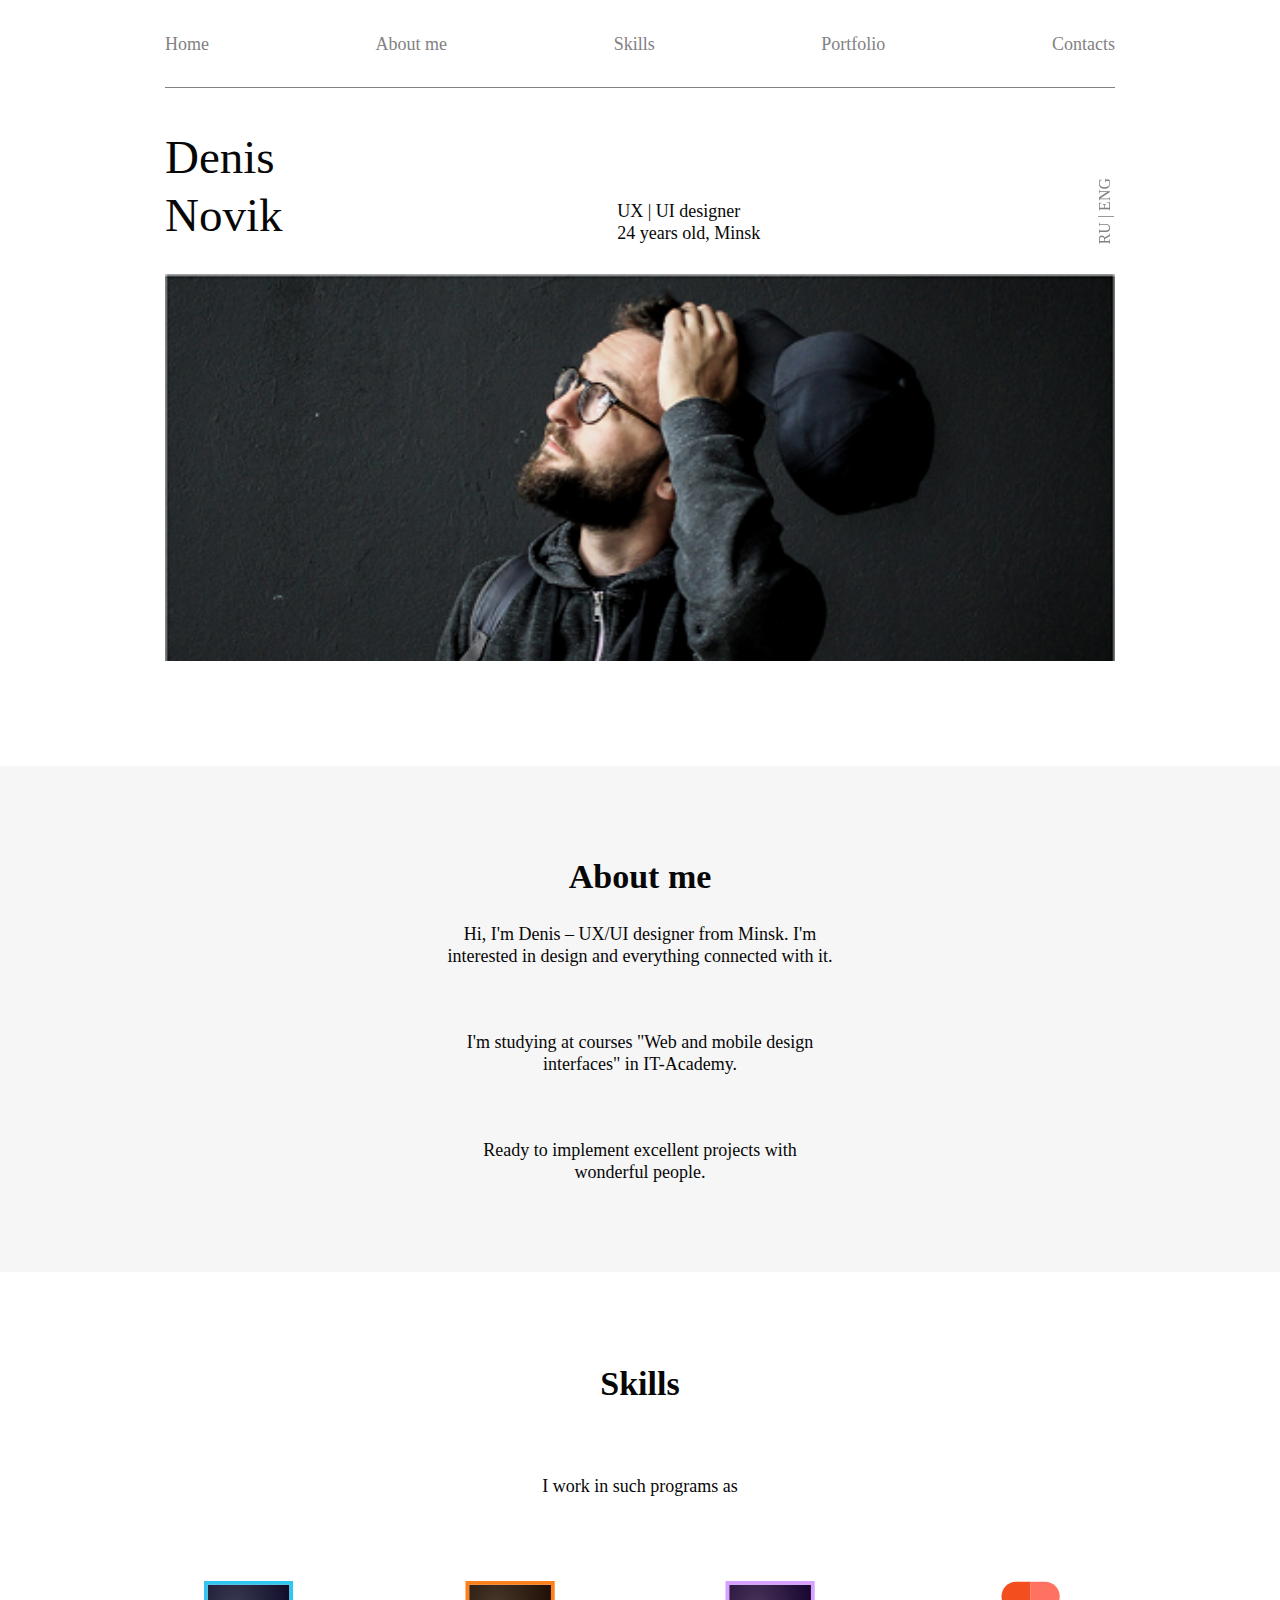
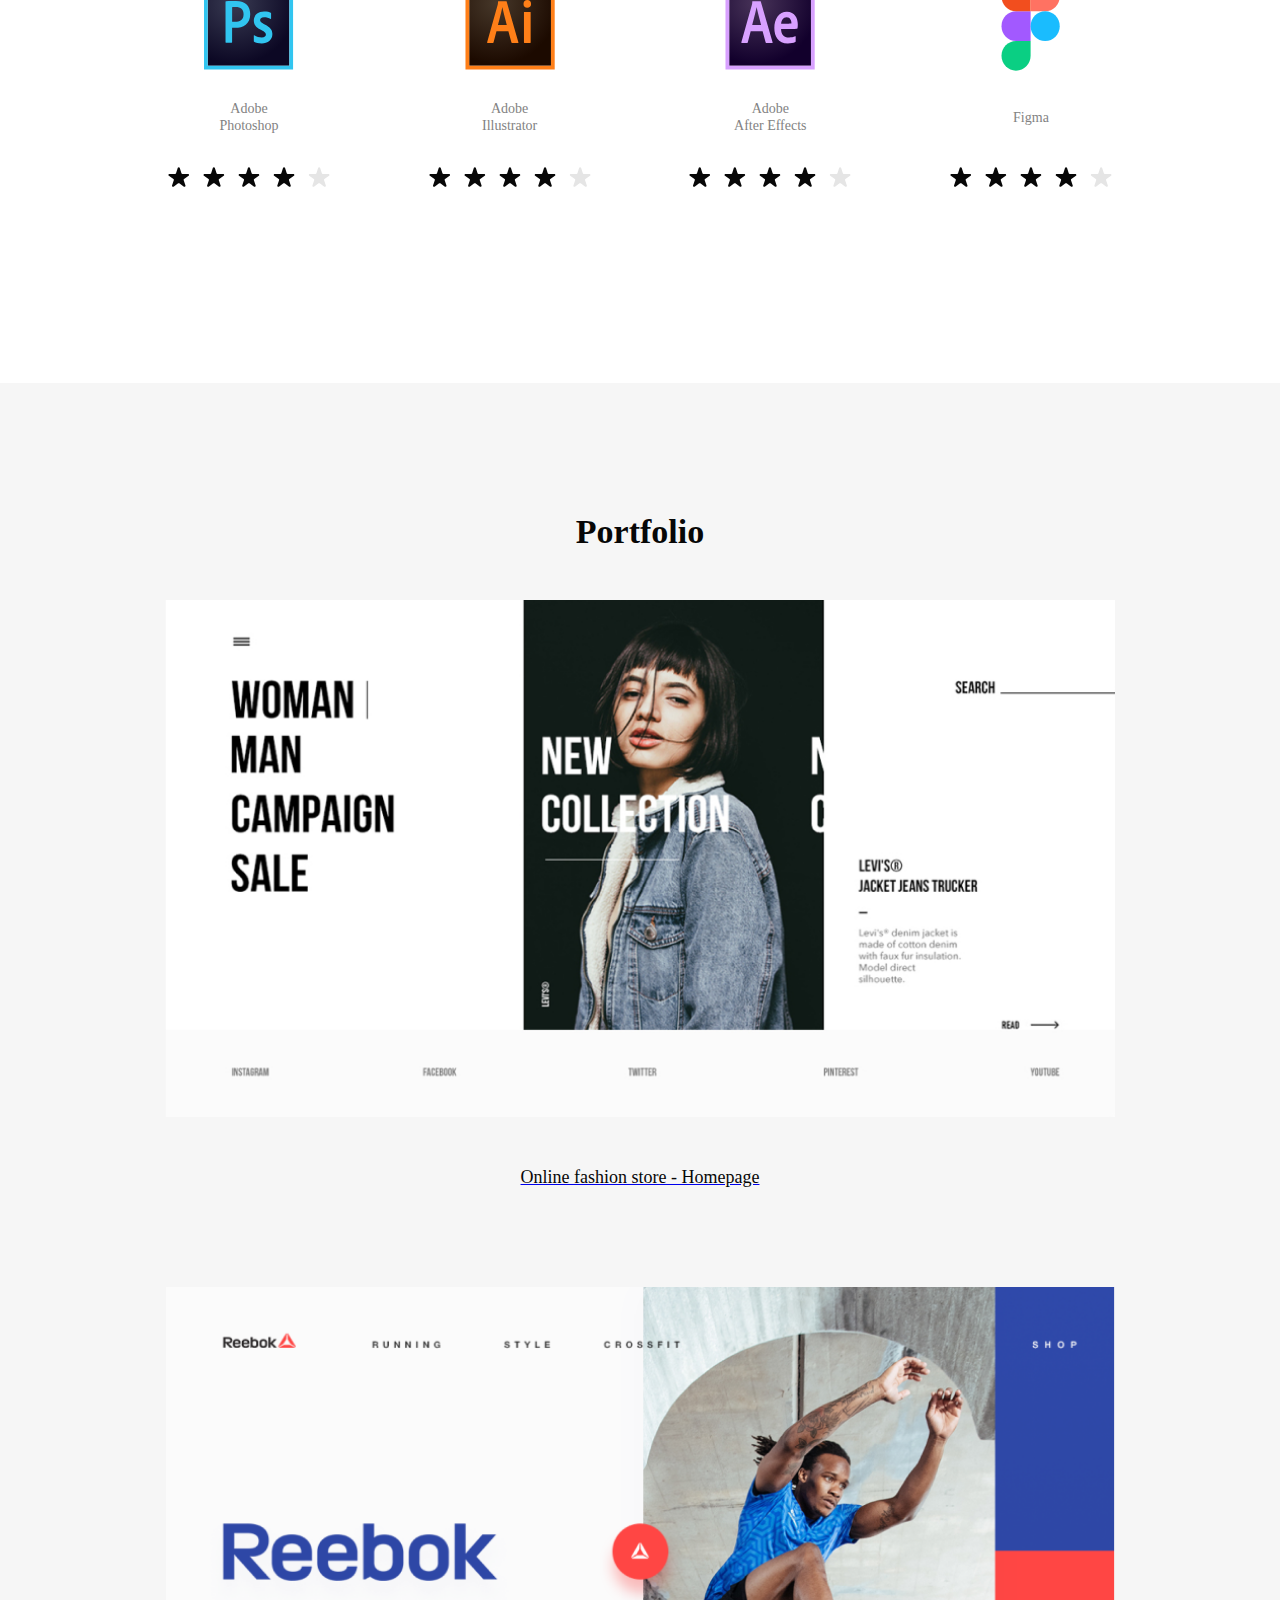
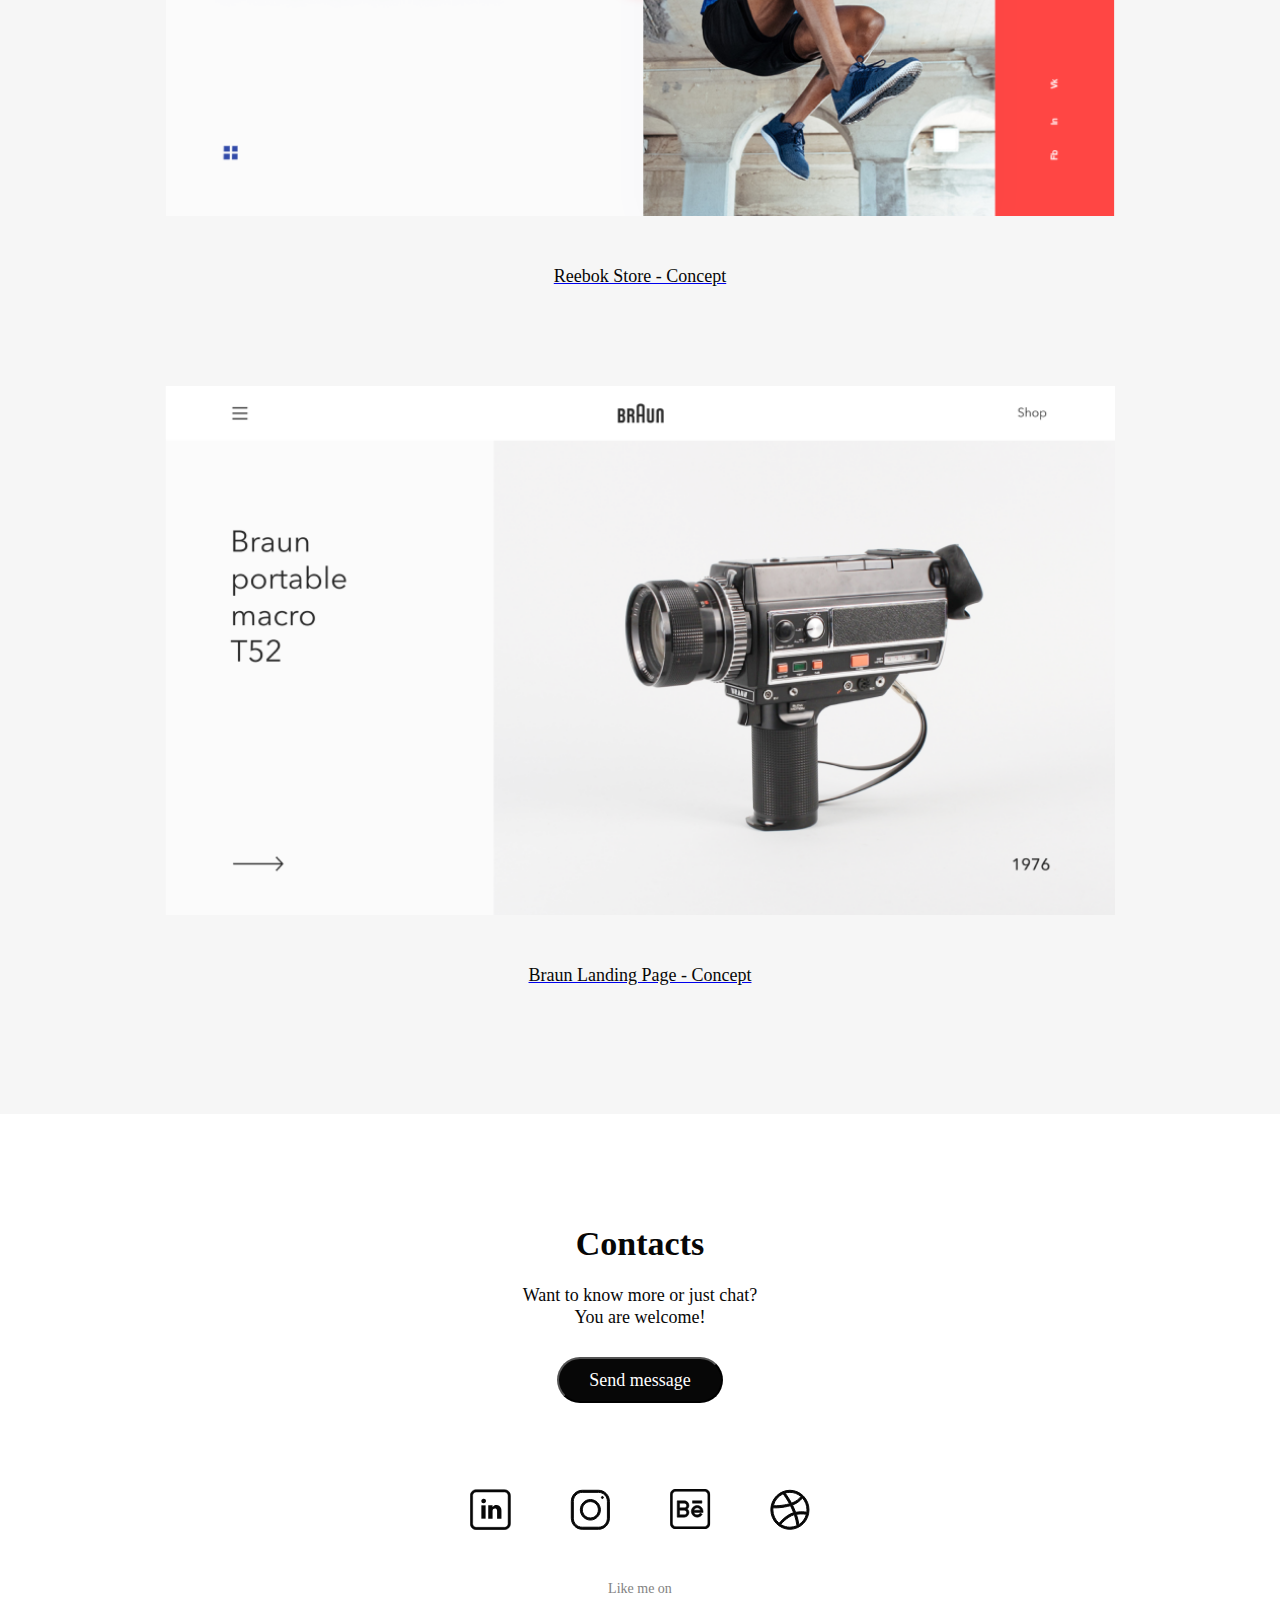
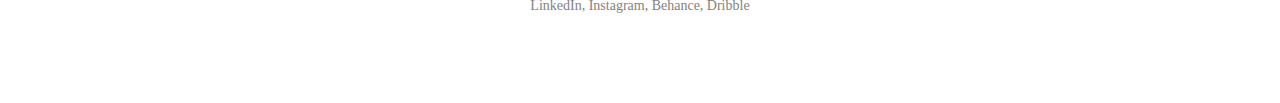
<file: single - page/index.html>
<!DOCTYPE html>
<html lang="en">
<head>
    <meta charset="UTF-8">
    <meta http-equiv="X-UA-Compatible" content="IE=edge">
    <meta name="viewport" content="width=device-width, initial-scale=1.0">
    <link rel="stylesheet" href="./style/style.css">
    <title>Макет портфолио</title>
</head>
    <body>
        <header>
            <div class="contaner">
                <nav class="nav_menu">
                    <a class="linck" href="#">Home</a>
                    <a class="linck" href="#me">About me</a>
                    <a class="linck" href="#skills">Skills</a>
                    <a class="linck" href="#portfolio">Portfolio</a>
                    <a class="linck" href="#contacts">Contacts</a>                
                </nav>
                <div class="description">
                    <div class="description_h1">Denis <br> Novik</div>
                    <div class="description_menu">
                        <img src="./img/little_menu.svg" alt="menu">
                        <div class="hidden">
                            <div class="hidden_nav">
                                <a class="hidden_nav_linck" href="#">Home</a>
                                <a class="hidden_nav_linck" href="#me">About me</a>
                                <a class="hidden_nav_linck" href="#skills">Skills</a>
                                <a class="hidden_nav_linck" href="#portfolio">Portfolio</a>
                                <a class="hidden_nav_linck" href="#contacts">Contacts</a>                
                            </div>
                            <div class="hidden_language">
                                <img src="./img/x.svg" alt="x">
                                <div class="hidden_span"><span class="hidden_span_txt">RU</span> | <span class="hidden_span_txt">ENG</span></div>
                            </div>
                        </div>
                    </div>
                        <p class="description_p">UX | UI designer <br> 24 years old, Minsk</p>
                    <div class="description_language">
                        <span class="description_language_span">RU</span> | <span class="description_language_span">ENG</span>
                    </div>
                </div>
                    <div class="img"></div>
            </div>
        </header>
        <section id="me" class="text_section">
            <h3>About me</h3>
            <div class="contaner">                
                <div class="article">
                    <p>Hi, I'm Denis – UX/UI designer from Minsk. I'm interested in design and everything connected with it.</p>
                    <p>I'm studying at courses "Web and mobile design interfaces" in IT-Academy.</p>
                    <p>Ready to implement excellent projects with wonderful people.</p>
                </div>
            </div>
        </section>
        <section id="skills" class="programs_section">
            <h3>Skills</h3>
            <div class="contaner">                
                <div class="programs_section_article">
                    <p>I work in such programs as</p>
                    <div class="programs_section_block">
                        <div class="programs_section_block_pro">
                            <img src="./img/PS.svg" alt="PS">
                            <p class="programs_section_article_p" >Adobe <br> Photoshop</p>
                            <img src="./img/star.svg" alt="star">
                        </div>
                        <div class="programs_section_block_pro">
                            <img src="./img/AI.svg" alt="AI">
                            <p class="programs_section_article_p" >Adobe <br> Illustrator</p>
                            <img src="./img/star.svg" alt="star">
                        </div>
                        <div class="programs_section_block_pro">
                            <img src="./img/AE.svg" alt="AE">
                            <p class="programs_section_article_p" >Adobe <br> After Effects</p>
                            <img src="./img/star.svg" alt="star">
                        </div>
                        <div class="programs_section_block_pro">
                            <img src="./img/Group.svg" alt="Figma">
                            <p class="programs_section_article_p" >Figma</p>
                            <img src="./img/star.svg" alt="star">
                        </div>
                    </div>
                </div>
            </div>
        </section>
        <section id="portfolio" class="portfolio_section">
            <div class="contaner">
                <h3>Portfolio</h3>
                <img class="portfolio_section_img" src="./img/portfolio.png" alt="portfolio">
                <a href="#"><p>Online fashion store - Homepage</p></a>
                <img class="portfolio_section_reebok" src="./img/reebok.png" alt="reebok">
                <a href="#"><p>Reebok Store - Concept</p></a>
                <img class="portfolio_section_reebok" src="./img/braun.png" alt="braun">
                <a href="#"><p>Braun Landing Page - Concept</p></a>
            </div>
        </section>
        <aside></aside>
        <footer id="contacts" class="footer contaner">
                <h3  class="footer__h3">Contacts</h3>
                <p>Want to know more or just chat? <br> You are welcome!</p>
                <button class="footer__button">Send message</button>
                <div class="footer__messengers">
                    <a href="#"><img src="./img/1.svg" alt="1"></a>
                    <a href="#"><img src="./img/2.svg" alt="2"></a>
                    <a href="#"><img src="./img/3.svg" alt="3"></a>
                    <a href="#"><img src="./img/4.svg" alt="4"></a>              
                </div>
                <p class="footer__p">Like me on <br> LinkedIn, Instagram, Behance, Dribble </p>
        </footer>
        
    </body>
</html>
</file>
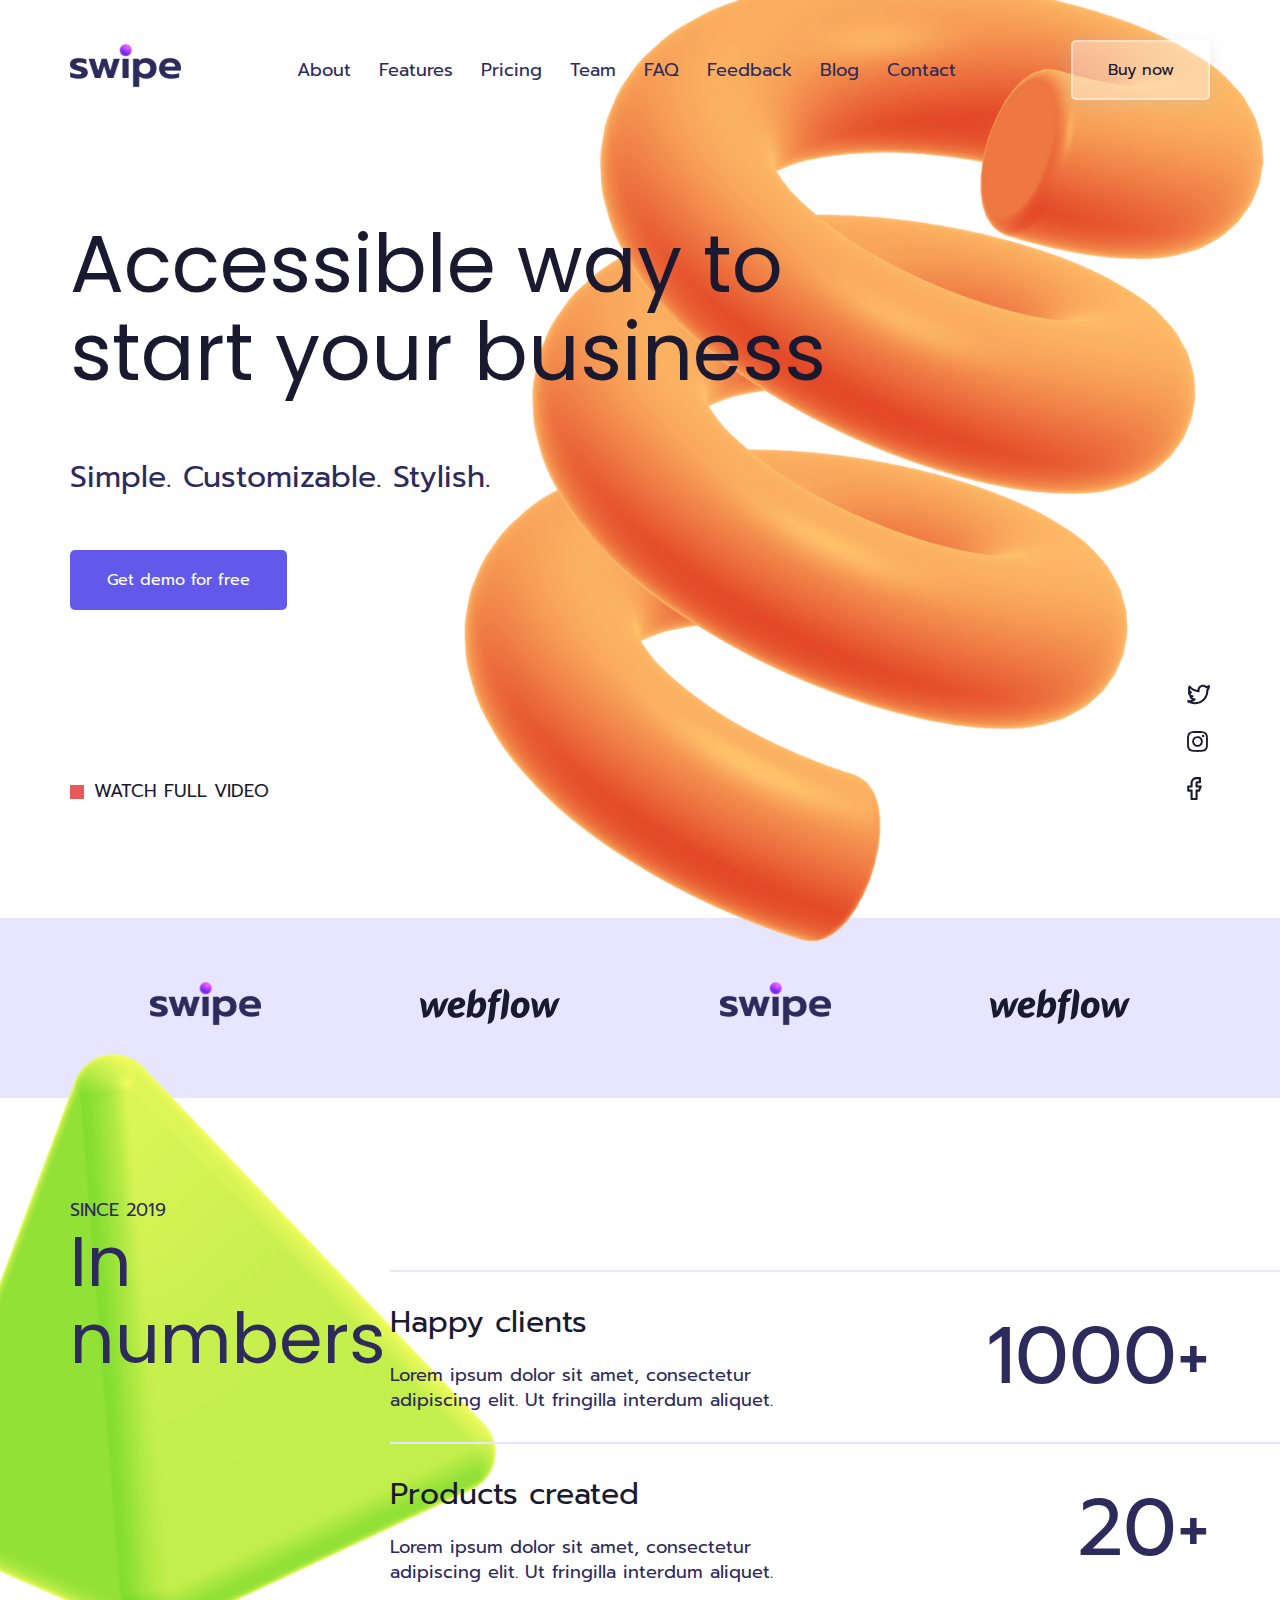
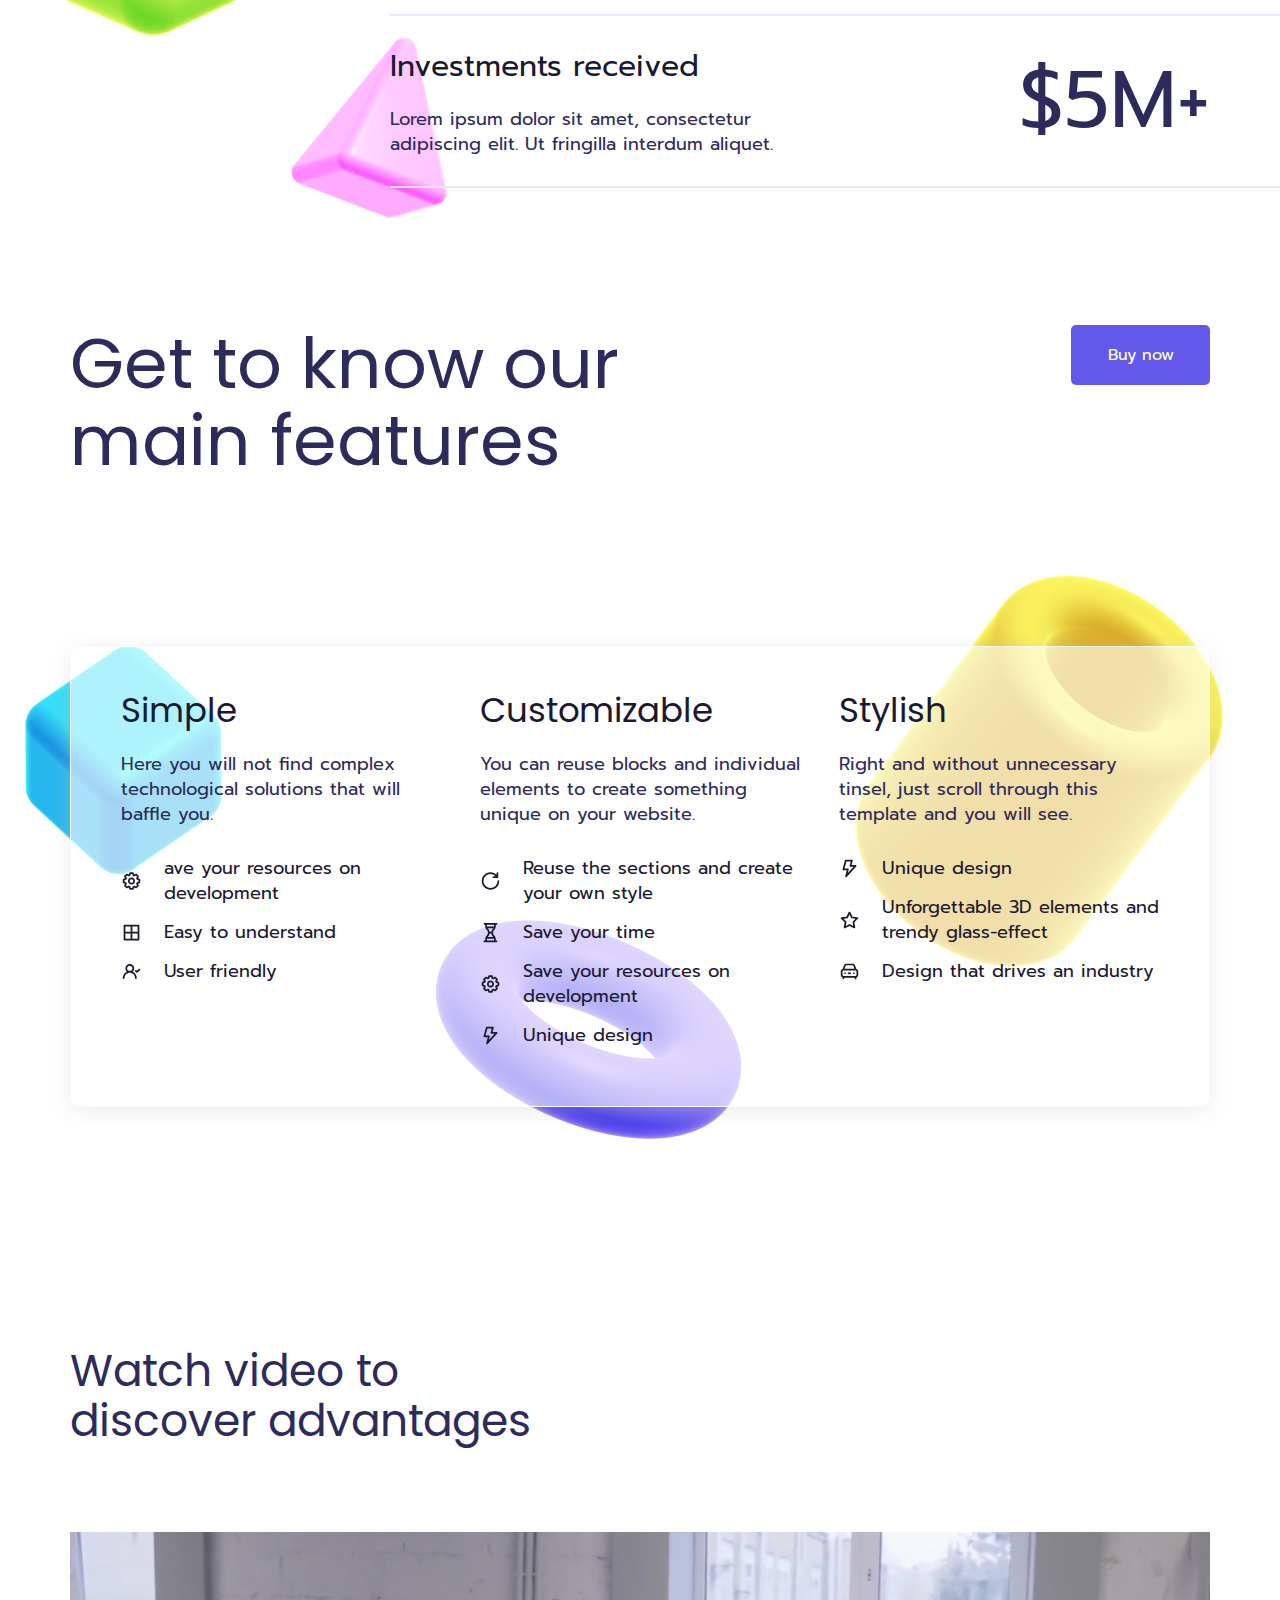
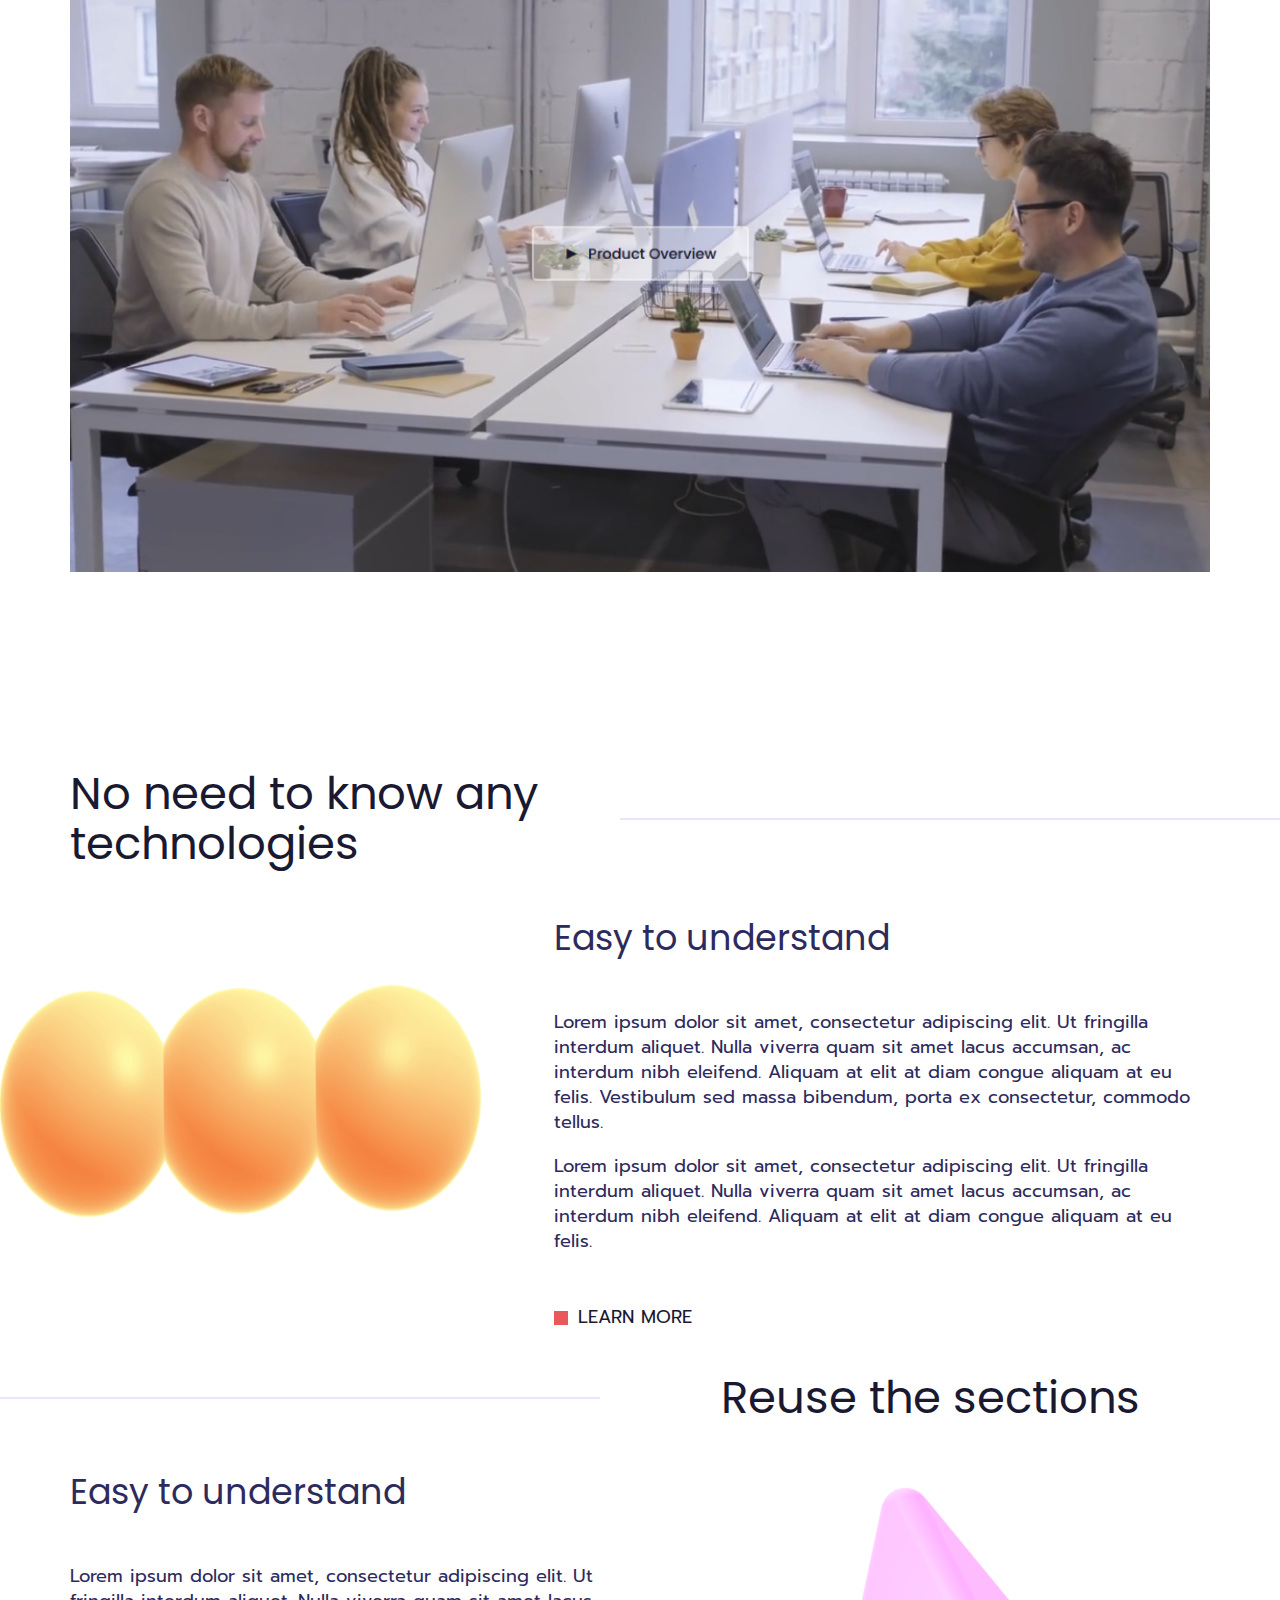
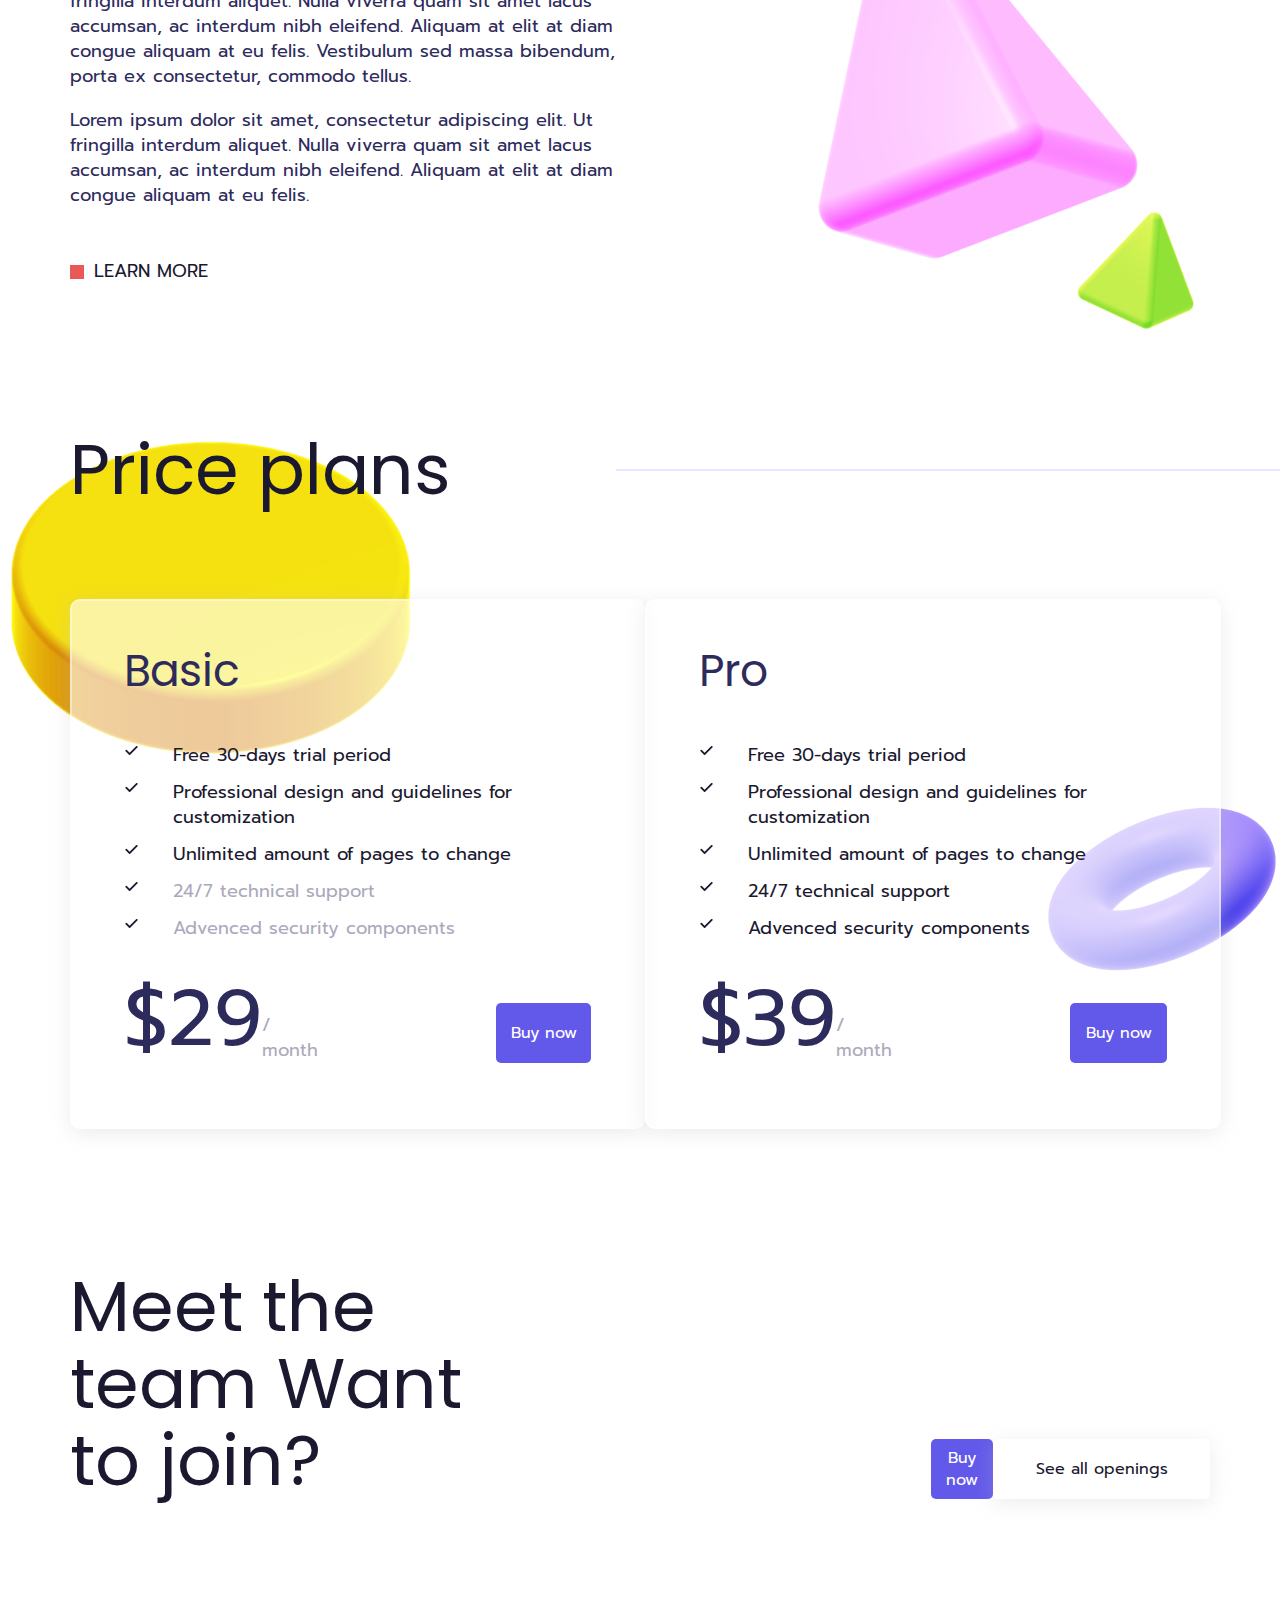
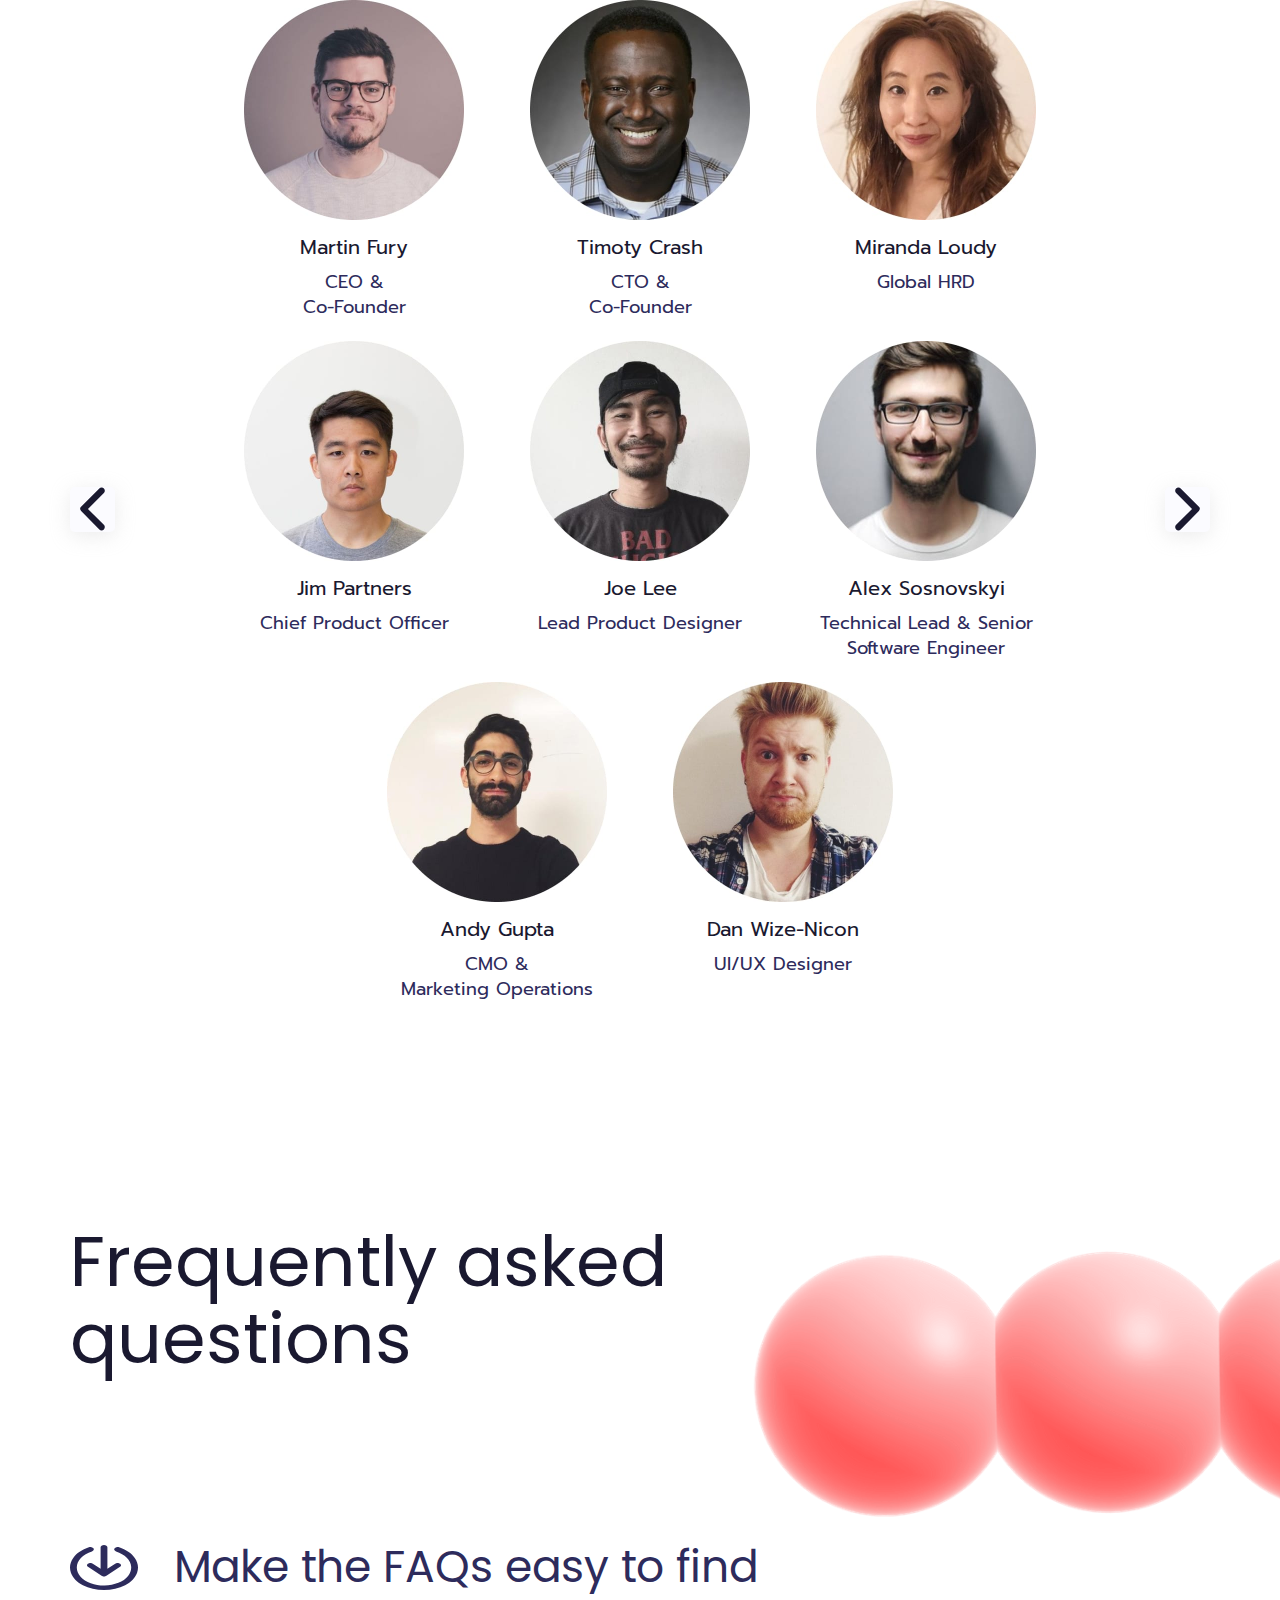
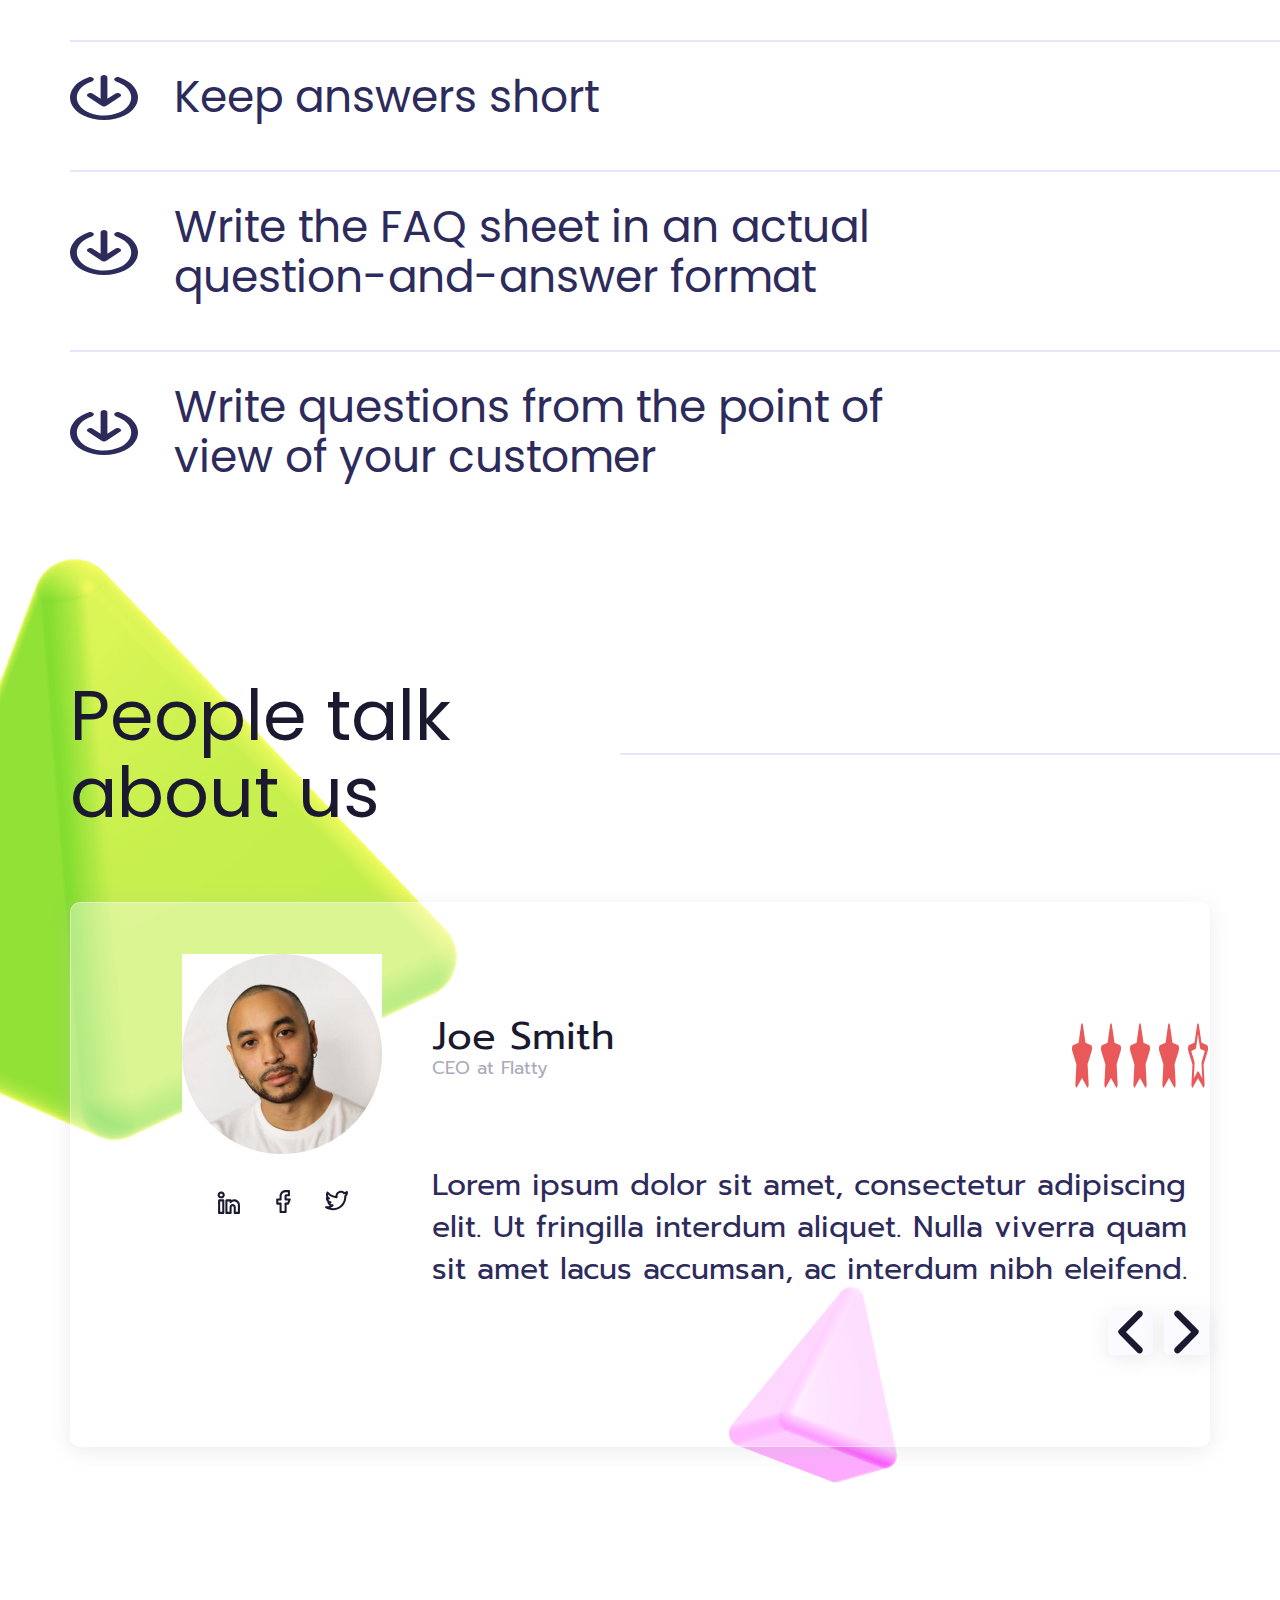
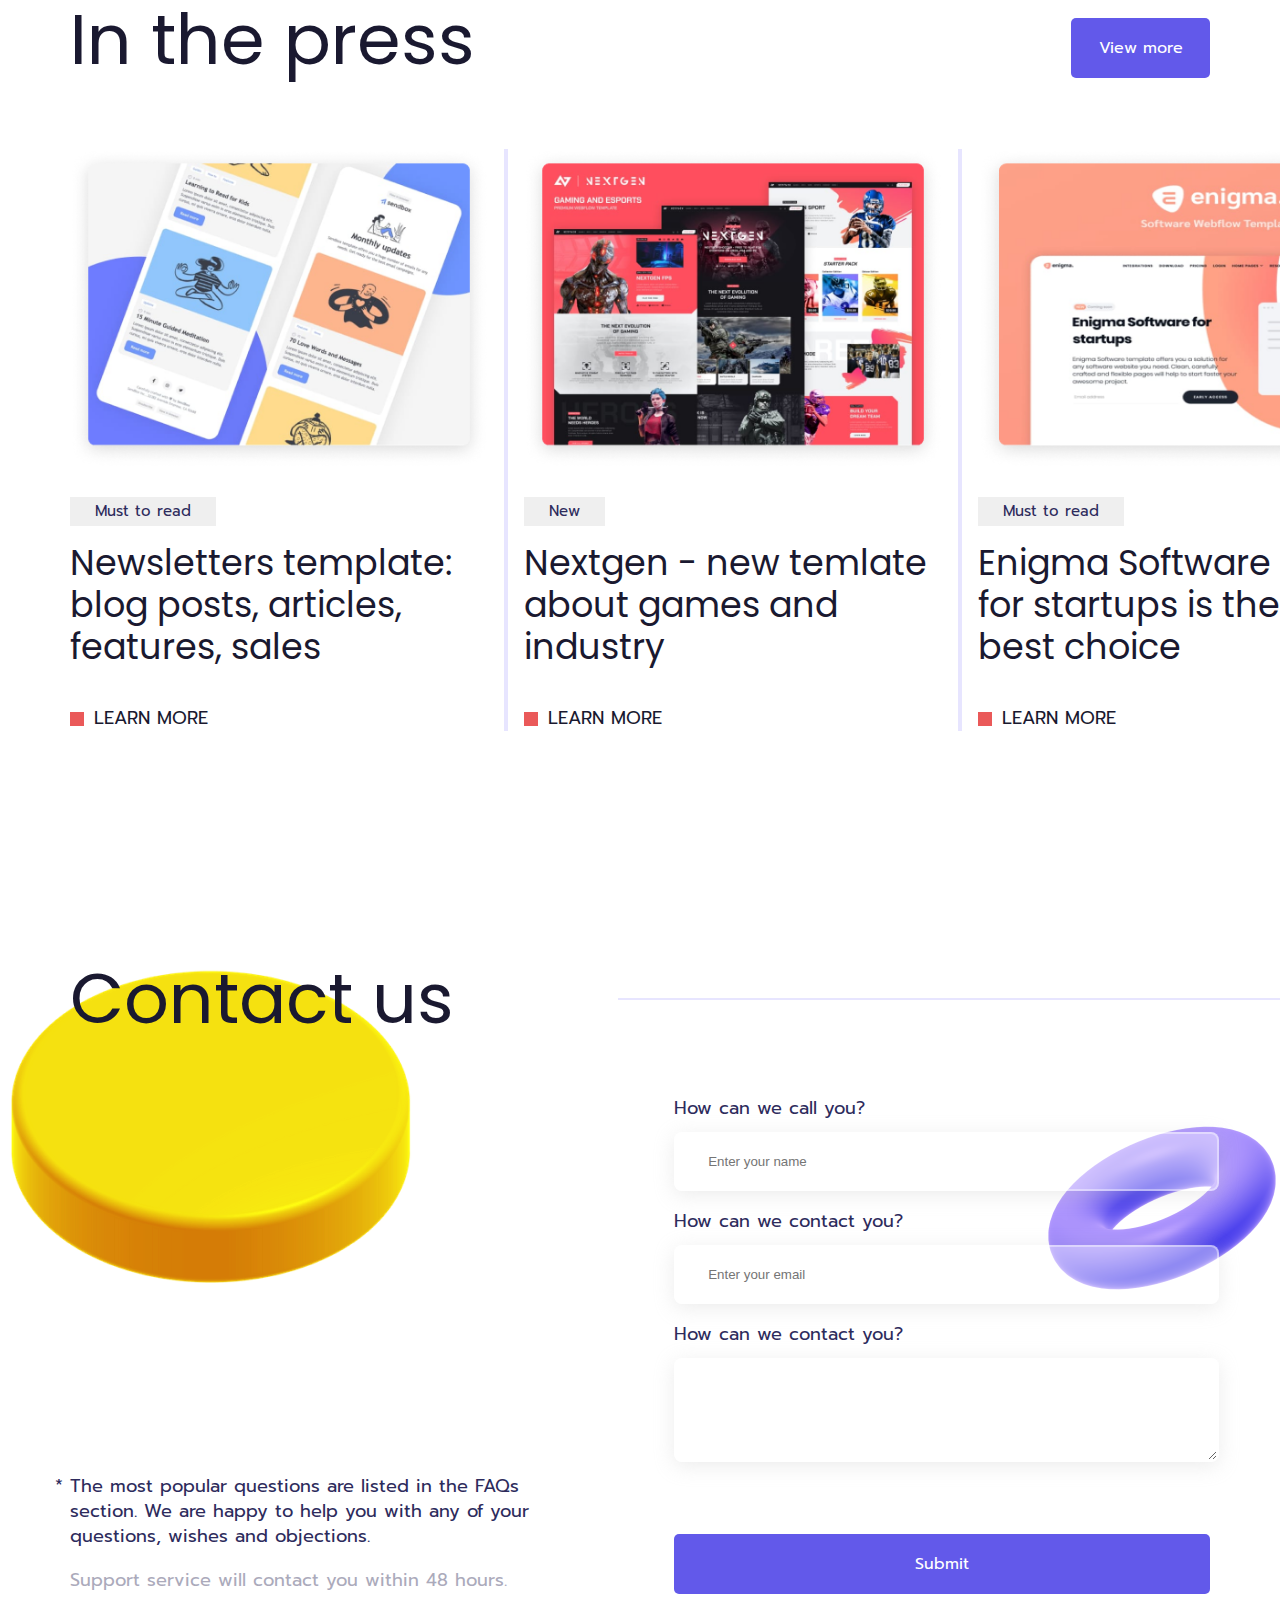
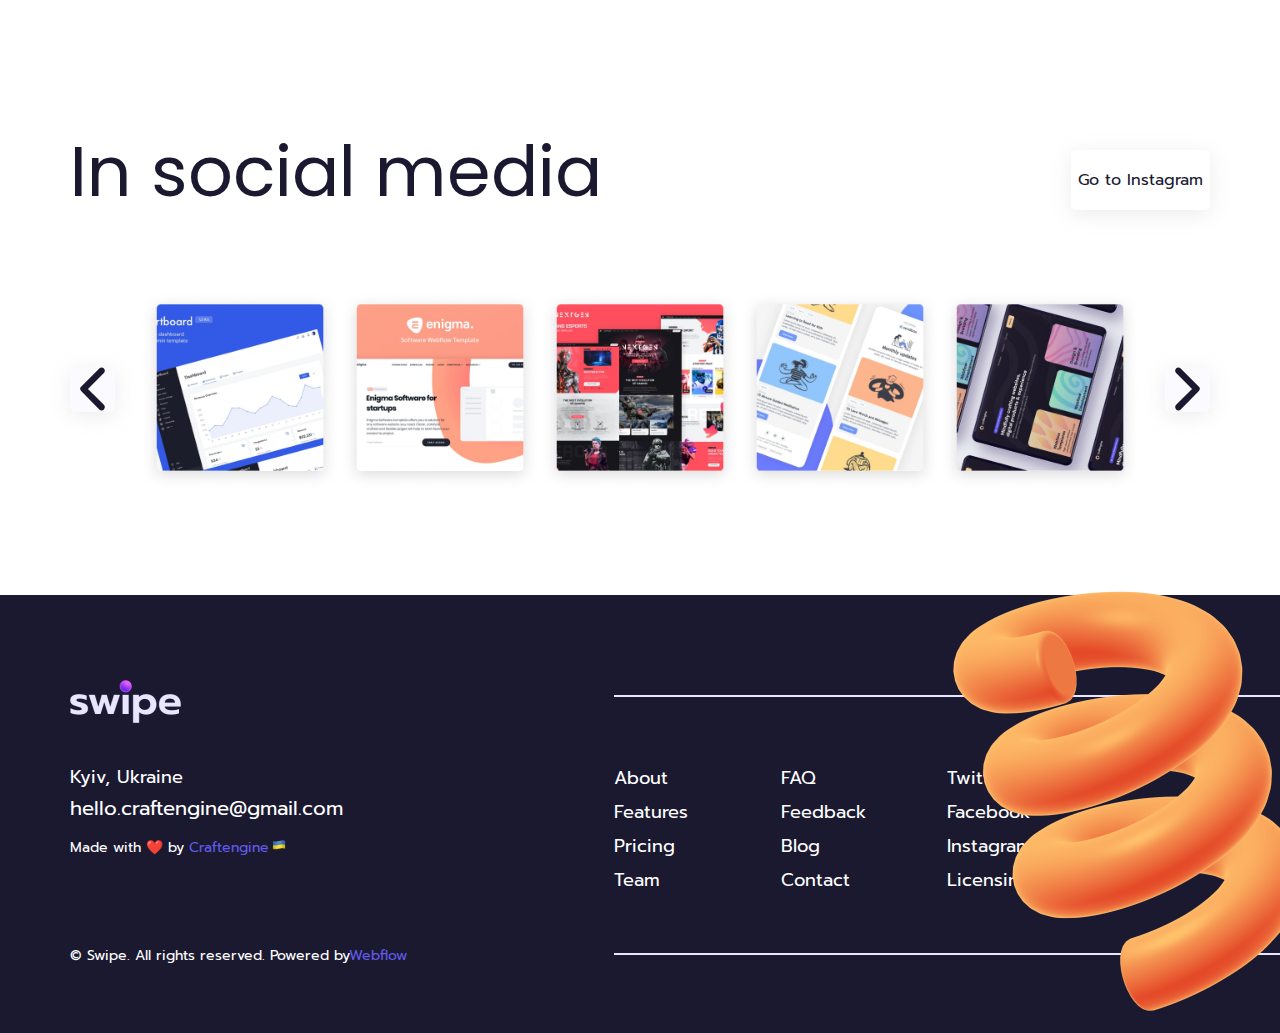
<file: start_your_business/index.html>
<!DOCTYPE html>
<html lang="en">
<head>
    <meta charset="UTF-8">
    <meta http-equiv="X-UA-Compatible" content="IE=edge">
    <meta name="viewport" content="width=device-width, initial-scale=1.0">
    <link rel="stylesheet" href="./style/style.css">
    <script src="http://ajax.googleapis.com/ajax/libs/jquery/1.7.1/jquery.min.js"></script>
    <title>Start your business</title>
</head>

<body>    
    <header class="header">
        <div class="contaner">
            <nav class="header__nav"> 
                <a href="#"><img src="./img/logo.svg" alt="logo"></a>
                <div>
                    <a href="#about" class="header__nav_linck">About</a>
                    <a href="#features" class="header__nav_linck">Features</a>
                    <a href="#price" class="header__nav_linck">Pricing</a>
                    <a href="#team" class="header__nav_linck">Team</a>
                    <a href="#questions" class="header__nav_linck">FAQ</a>
                    <a href="#feedback" class="header__nav_linck">Feedback</a>
                    <a href="#media" class="header__nav_linck">Blog</a>
                    <a href="#contact" class="header__nav_linck">Contact</a>
                </div>
                <button class="button button_white">Buy now</button>
                <img class="header__img" src="./img/spring.png" alt="spring">
            </nav>
            <section class="header__section">
                <h2 class="header__section_h2">Accessible way to <br> start your business </h2>
                <p class="header__section_p">Simple. Customizable. Stylish.</p>
            </section>
            <button class="button button_blue button_width">Get demo for free</button>
            <div class="header__bottom">
                <div class="square">
                    <div class="square_block"></div>
                    <p class="square_p">watch full video</p>
                </div>
                <div class="header__bottom_right">
                    <a href="#"><img src="./img/twitter.svg" alt="twitter"></a>
                    <a href="#"><img src="./img/Instagram.svg" alt="Instagram"></a>
                    <a href="#"><img src="./img/Facebook.svg" alt="Facebook"></a>                      
                </div>
            </div>        
        </div>
        <div class="line">
            <div class="contaner line__block">
                <a href="#"><img src="./img/logo.svg" alt="logo"></a>
                <a href="#"><img src="./img/webflow.svg" alt="webflow"></a>
                <a href="#"><img src="./img/logo.svg" alt="logo"></a>
                <a href="#"><img src="./img/webflow.svg" alt="webflow"></a>
            </div>        
        </div>
    </header>
    <section id="about" class="numbers">
        <div class="numbers__background"></div>
        <div class="numbers__left">            
            <p class="numbers__left_p"> since 2019</p>
            <h3 class="numbers__left_h3">In numbers</h3>
        </div>
        <div class="numbers__right">
            <hr class="hr">
            <article class="clients">
                <div class="clients__block">
                    <h4 class="clients__block_h4">Happy clients</h4>
                    <p class="clients__block_p">Lorem ipsum dolor sit amet, consectetur adipiscing elit. Ut fringilla interdum aliquet.</p>
                </div>
                <div class="clients__num">1000+</div>
            </article>
            <hr class="hr">
            <article class="clients">
                <div class="clients__block">
                    <h4 class="clients__block_h4">Products created</h4>
                    <p class="clients__block_p">Lorem ipsum dolor sit amet, consectetur adipiscing elit. Ut fringilla interdum aliquet.</p>
                </div>
                <div class="clients__num">20+</div>
            </article>
            <hr class="hr">
            <article class="clients">
                <div class="clients__block">
                    <h4 class="clients__block_h4">Investments received</h4>
                    <p class="clients__block_p">Lorem ipsum dolor sit amet, consectetur adipiscing elit. Ut fringilla interdum aliquet.</p>
                </div>
                <div class="clients__num">$5M+</div>
            </article>  
            <hr class="hr">          
        </div>       
    </section>
    <section id="features" class="features contaner">
        <div class="features__top">
            <h2 class="features__top_h2">Get to know our main features</h2>
            <button class="button button_blue">Buy now</button>
        </div>
        <div class="features__low">
            <article class="element ">
                <img class="element__simple" src="./img/cube.png" alt="cube">
                <h4 class="element_h4">Simple</h4>
                <p class="element_p">Here you will not find complex technological solutions that will baffle you.</p>
                <div class="element_item">
                    <img src="./img/settings.svg" alt="Simple">
                    <p class="element_item_p">ave your resources on development</p>
                </div>
                <div class="element_item">
                    <img src="./img/window.svg" alt="Simple">
                    <p class="element_item_p">Easy to understand</p>
                </div>
                <div class="element_item">
                    <img src="./img/user.svg" alt="Simple">
                    <p class="element_item_p">User friendly</p>
                </div>
            </article>
            <article class="element">
                <img class="element__customizable" src="./img/expander.png" alt="cube">
                <h4 class="element_h4">Customizable</h4>
                <p class="element_p">You can reuse blocks and individual elements to create something unique on your website.</p>
                <div class="element_item">
                    <img src="./img/reuse.svg" alt="Customizable">
                    <p class="element_item_p">Reuse the sections and create your own style</p>
                </div>
                <div class="element_item">
                    <img src="./img/save.svg" alt="Customizable">
                    <p class="element_item_p">Save your time</p>
                </div>
                <div class="element_item">
                    <img src="./img/settings.svg" alt="Customizable">
                    <p class="element_item_p">Save your resources on development</p>
                </div>
                <div class="element_item">
                    <img src="./img/lightning.svg" alt="Customizable">
                    <p class="element_item_p">Unique design</p>
                </div>
            </article>
            <article class="element">
                <img class="element__stylish" src="./img/cylinder.png" alt="cube">
                <h4 class="element_h4">Stylish</h4>
                <p class="element_p">Right and without unnecessary tinsel, just scroll through this template and you will see.</p>
                <div class="element_item">
                    <img src="./img/lightning.svg" alt="Stylish">
                    <p class="element_item_p">Unique design</p>
                </div>
                <div class="element_item">
                    <img src="./img/star.svg" alt="Stylish">
                    <p class="element_item_p">Unforgettable 3D elements and trendy glass-effect</p>
                </div>
                <div class="element_item">
                    <img src="./img/car.svg" alt="Stylish">
                    <p class="element_item_p">Design that drives an industry</p>
                </div>
            </article>
        </div>
    </section>
    <div class="video contaner">
        <h3 class="video_h3">Watch video to discover advantages</h3>
        <video class="video_play" src="#" poster="./img/video_play.png"></video>
    </div>
    <article class="technologies">
        <div class="technologies__top contaner">
            <h3 class="technologies_h3">No need to know any technologies</h3>
            <hr class="hr hr__grow">            
        </div>
        <div class="technologies__low contaner">
            <img class="technologies__low_img" src="./img/ball.png" alt="ball">
            <div>
                <h4 class="technologies__low_h4">Easy to understand</h4>
                <p class="technologies__low_p">Lorem ipsum dolor sit amet, consectetur adipiscing elit. Ut fringilla interdum aliquet. Nulla viverra quam sit amet lacus accumsan, ac interdum nibh eleifend. Aliquam at elit at diam congue aliquam at eu felis. Vestibulum sed massa bibendum, porta ex consectetur, commodo tellus.</p>
                <p class="technologies__low_p">Lorem ipsum dolor sit amet, consectetur adipiscing elit. Ut fringilla interdum aliquet. Nulla viverra quam sit amet lacus accumsan, ac interdum nibh eleifend. Aliquam at elit at diam congue aliquam at eu felis.</p>
                <div class="square technologies__low_square">
                    <div class="square_block"></div>
                    <p class="square_p">learn more</p>
                </div>
            </div>          
        </div>
    </article>
    <article class="reuse">
        <div class="reuse__top contaner">
            <hr class="hr hr__grow"> 
            <h3 class="reuse__top_h3">Reuse the sections</h3>                       
        </div>
        <div class="reuse__low contaner">            
            <div>
                <h4 class="technologies__low_h4">Easy to understand</h4>
                <p class="technologies__low_p">Lorem ipsum dolor sit amet, consectetur adipiscing elit. Ut fringilla interdum aliquet. Nulla viverra quam sit amet lacus accumsan, ac interdum nibh eleifend. Aliquam at elit at diam congue aliquam at eu felis. Vestibulum sed massa bibendum, porta ex consectetur, commodo tellus.</p>
                <p class="technologies__low_p">Lorem ipsum dolor sit amet, consectetur adipiscing elit. Ut fringilla interdum aliquet. Nulla viverra quam sit amet lacus accumsan, ac interdum nibh eleifend. Aliquam at elit at diam congue aliquam at eu felis.</p>
                <div class="square technologies__low_square">
                    <div class="square_block"></div>
                    <p class="square_p">learn more</p>
                </div>
            </div> 
            <img class="reuse__img" src="./img/two_triangles.png" alt="triangles">         
        </div>
    </article>
    <main id="price" class="price">        
        <div class="price__top contaner">
            <img class="price__pancake" src="./img/pancake.png" alt="pancake">
            <img class="price__expander" src="./img/expander_right.png" alt="expander">
            <h2 class="price__top_h2">Price plans</h2>
            <hr class="hr hr__grow">
        </div>
        <div class="price__low contaner">
            <article class="price__low_block">
                <h4 class="price__low_h4">Basic</h4>
                <ul class="ul">
                    <li class="price__low_linck">Free 30-days trial period</li>
                    <li class="price__low_linck">Professional design and guidelines for customization</li>
                    <li class="price__low_linck">Unlimited amount of pages to change</li>
                    <li class="price__low_linck price__low_inactive">24/7 technical support</li>
                    <li class="price__low_linck price__low_inactive">Advenced security components</li>
                </ul>
                <div class="price__low_number">
                    <h2 class="price__low_h2">$29</h2>
                    <span class="price__low_span">/ month</span>
                    <button class="button button_blue button_self">Buy now</button>
                </div>                
            </article>
            <article class="price__low_block">
                <h4 class="price__low_h4">Pro</h4>
                <ul class="ul">
                    <li class="price__low_linck">Free 30-days trial period</li>
                    <li class="price__low_linck">Professional design and guidelines for customization</li>
                    <li class="price__low_linck">Unlimited amount of pages to change</li>
                    <li class="price__low_linck">24/7 technical support</li>
                    <li class="price__low_linck">Advenced security components</li>
                </ul>
                <div class="price__low_number">
                    <h2 class="price__low_h2">$39</h2>
                    <span class="price__low_span">/ month</span>
                    <button class="button button_blue button_self">Buy now</button>
                </div>                
            </article>
        </div>
    </main>
    <section id="team" class="team contaner">
        <div class="team__top">
            <h2 class="team__top_h2">Meet the team Want to join?</h2>
            <button class="button team__button button_blue button_self">Buy now</button>
            <button class="button button_width button_white button_self">See all openings</button>
        </div>
        <div class="team__low">
            <div><img class="next" src="./img/next.svg" alt="next"></div>
            <div class="people">
                    <div class="people__card">
                        <img src="./img/card_1.png" alt="card">
                        <p class="people__card_name">Martin Fury</p>
                        <p class="people__card_profession">CEO &<br>Co-Founder</p>
                    </div>
                    <div class="people__card">
                        <img src="./img/card_2.png" alt="card">
                        <p class="people__card_name">Timoty Crash</p>
                        <p class="people__card_profession">CTO &<br>Co-Founder</p>
                    </div>
                    <div class="people__card">
                        <img src="./img/card_3.png" alt="card">
                        <p class="people__card_name">Miranda Loudy</p>
                        <p class="people__card_profession">Global HRD</p>
                    </div>
                    <div class="people__card">
                        <img src="./img/card_4.png" alt="card">
                        <p class="people__card_name">Jim Partners</p>
                        <p class="people__card_profession">Chief Product Officer</p>
                    </div>
                    <div class="people__card">
                        <img src="./img/card_5.png" alt="card">
                        <p class="people__card_name">Joe Lee</p>
                        <p class="people__card_profession">Lead Product Designer</p>
                    </div>
                    <div class="people__card">
                        <img src="./img/card_6.png" alt="card">
                        <p class="people__card_name">Alex Sosnovskyi</p>
                        <p class="people__card_profession">Technical Lead & Senior Software Engineer</p>
                    </div>
                    <div class="people__card">
                        <img src="./img/card_7.png" alt="card">
                        <p class="people__card_name">Andy Gupta</p>
                        <p class="people__card_profession">CMO &<br>Marketing Operations</p>
                    </div>
                    <div class="people__card">
                        <img src="./img/card_8.png" alt="card">
                        <p class="people__card_name">Dan Wize-Nicon</p>
                        <p class="people__card_profession">UI/UX Designer</p>
                    </div>
            </div>
            <div><img class="next" src="./img/next_right.svg" alt="next"></div>
        </div>
    </section>
    <section id="questions" class="questions">
        <img class="questions__img" src="./img/cropped_balls.png" alt="balls">
        <h2 class="questions__h2">Frequently asked questions</h2>
        <div class="questions__block">
            <img src="./img/push.svg" alt="push">
            <h3 class="questions__h3">Make the FAQs easy to find</h3>
        </div>
        <hr class="hr">
        <div class="questions__block">
            <img src="./img/push.svg" alt="push">
            <h3 class="questions__h3">Keep answers short</h3>
        </div>
        <hr class="hr">
        <div class="questions__block">
            <img src="./img/push.svg" alt="push">
            <h3 class="questions__h3">Write the FAQ sheet in an actual question-and-answer format</h3>
        </div>
        <hr class="hr">
        <div class="questions__block">
            <img src="./img/push.svg" alt="push">
            <h3 class="questions__h3">Write questions from the point of view of your customer</h3>
        </div>
    </section>
    <article id="feedback" class="talk">
        <div class="talk__top">
            <h2 class="talk_h2">People talk about us</h2>
            <hr class="hr hr__grow">
        </div>
        <div class="contaner">
            <div class="talk__low">
            <img class="talk__low_big" src="./img/triangles_big.png" alt="triangles">
            <img class="talk__low_small" src="./img/triangles_small.png" alt="triangles">
            <div class="face">
                <img src="./img/Joe.png" alt="men">
                <div class="face__networks">
                    <a href="#"><img src="./img/in.svg" alt="Instagram"></a>
                    <a href="#"><img src="./img/Facebook.svg" alt="Facebook"></a>
                    <a href="#"><img src="./img/twitter.svg" alt="twitter"></a>                      
                </div>
            </div>
            <div>
                <div class="name">
                    <h4 class="name_h4">Joe Smith<br><span>CEO at Flatty</span></h4>
                    <img src="./img/stars.svg" alt="stars">                
                </div>
                <div class="name__description">
                    <p>Lorem ipsum dolor sit amet, consectetur adipiscing elit. Ut fringilla interdum aliquet. Nulla viverra quam sit amet lacus accumsan, ac interdum nibh eleifend.</p>
                    <div class="name__description_img">
                        <img class="next" src="./img/next.svg" alt="next">
                        <img class="next" src="./img/next_right.svg" alt="next">
                    </div>                    
                </div>
            </div>
        </div>
        </div>
        
    </article>
    <section class="press">
        <div class="press__top contaner">
            <h2 class="press__top_h2">In the press</h2>
            <button class="button button_blue button_self">View more</button>
        </div>
        <div class="press__low ">
            <div class="item">
                <img class="item_img" src="./img/press_1.png" alt="photo">
                <button class="item__button item__button_block">Must to read</button>
                <h4 class="item_h4">Newsletters template: blog posts, articles, features, sales</h4>            
                <div class="square">
                    <div class="square_block"></div>
                    <p class="square_p">learn more</p>
                </div>
            </div>
            <div class="border"></div>
            <div class="item">
                <img class="item_img" src="./img/press_2.png" alt="photo">
                <button class="item__button item__button_block">New</button>
                <h4 class="item_h4">Nextgen - new temlate about games and industry</h4>            
                <div class="square">
                    <div class="square_block"></div>
                    <p class="square_p">learn more</p>
                </div>
            </div>
            <div class="border"></div>
            <div class="item">
                <img class="item_img" src="./img/press_3.png" alt="photo">
                <button class="item__button item__button_block">Must to read</button>
                <h4 class="item_h4 item_h4_last">Enigma Software <br> for startups is the <br> best choice</h4>            
                <div class="square">
                    <div class="square_block"></div>
                    <p class="square_p">learn more</p>
                </div>
            </div>
        </div>        
    </section>
    <section id="contact" class="contact">        
        <div class="contact__top contaner">
            <img class="contact__pancake" src="./img/pancake.png" alt="pancake">
            <img class="contact__expander" src="./img/expander_right.png" alt="expander">
            <h2 class="contact__top_h2">Contact us</h2>
            <hr class="hr hr__grow">
        </div>
        <div class="contact__low contaner">
            <div class="right">
                <ul class="right__ul">
                    <li class="right__ul_linck"> The most popular questions are listed in the FAQs section. We are happy to help you with any of your questions, wishes and objections.</li>
                    <li class="right__ul_none">Support service will contact you within 48 hours.</li>
                </ul>          
            </div>
            <form action="#" class="form">
                <label class="label" for="name">How can we call you?</label><br>
                <input class="input" id="name" type="text" placeholder="Enter your name" required pattern="\S+[A-z]">
                <label class="label" for="email">How can we contact you?</label><br>
                <input class="input" id="email" type="email" placeholder="Enter your email" required>
                <label class="label" for="comments">How can we contact you?</label><br>
                <textarea class="input input__textarea" id="comments" cols="30" rows="10"></textarea>
                <button class="button button_blue form__button" type="submit">Submit</button>
            </form>
        </div>
    </section>
    <section id="media" class="media contaner">
        <div class="media__top">
            <h2 class="media__top_h2">In social media</h2>
            <button class="button button_white button_self">Go to Instagram</button>
        </div>
        <div class="media__block">
            <div><img class="next" src="./img/next.svg" alt="next"></div>            
            <div class="media__block_items">
                <img class="media__block_img" src="./img/media_1.png" alt="Instagram">
                <img class="media__block_img" src="./img/media_2.png" alt="Instagram">
                <img class="media__block_img" src="./img/media_3.png" alt="Instagram">
                <img class="media__block_img" src="./img/media_4.png" alt="Instagram">
                <img class="media__block_img" src="./img/media_5.png" alt="Instagram">
            </div>
            <div><img class="next" src="./img/next_right.svg" alt="next"></div>            
        </div>
    </section>
    <footer class="footer">
        <div class="contaner footer_blocks">
            <div class="footer__right">
                <a href="#"><img src="./img/footer_logo.png" alt="logo"></a>                
                <p class="text_title">Kyiv, Ukraine</p>
                <p class="text_email">hello.craftengine@gmail.com</p>
                <p class="text_made">Made with ❤️ by <span class="footer__span">Craftengine</span></p>
                <p class="text_low">© Swipe. All rights reserved. Powered by<span class="footer__span">Webflow</span></p>
            </div>
            <div class="footer__left">
                <hr class="hr">
                <div class="footer__left_item">
                    <div class="footer__menu">
                        <a class="footer__menu_a" href="#about">About</a>
                        <a class="footer__menu_a" href="#features">Features</a>
                        <a class="footer__menu_a" href="#price">Pricing</a>
                        <a class="footer__menu_a" href="#team">Team</a>
                    </div>
                    <div class="footer__menu">
                        <a class="footer__menu_a" href="#questions">FAQ</a>
                        <a class="footer__menu_a" href="#feedback">Feedback</a>
                        <a class="footer__menu_a" href="#media">Blog</a>
                        <a class="footer__menu_a" href="#contact">Contact</a>
                    </div>
                    <div class="footer__menu">
                        <a class="footer__menu_a" href="#">Twitter</a>
                        <a class="footer__menu_a" href="#">Facebook</a>
                        <a class="footer__menu_a" href="#">Instagram</a>
                        <a class="footer__menu_a" href="#">Licensing</a>
                    </div>
                </div>
                <img class="footer__left_img" src="./img/footer_spring.png" alt="photo">
                <hr class="hr">
            </div>
        </div>
    </footer>
    <a href="#" class="scrollup">Наверх</a>
</body>
<script type="text/javascript">
    $(document).ready(function(){
     
    $(window).scroll(function(){
    if ($(this).scrollTop() > 100) {
    $('.scrollup').fadeIn();
    } else {
    $('.scrollup').fadeOut();
    }
    });
     
    $('.scrollup').click(function(){
    $("html, body").animate({ scrollTop: 0 }, 600);
    return false;
    });
     
    });
    </script>
</html>
</file>
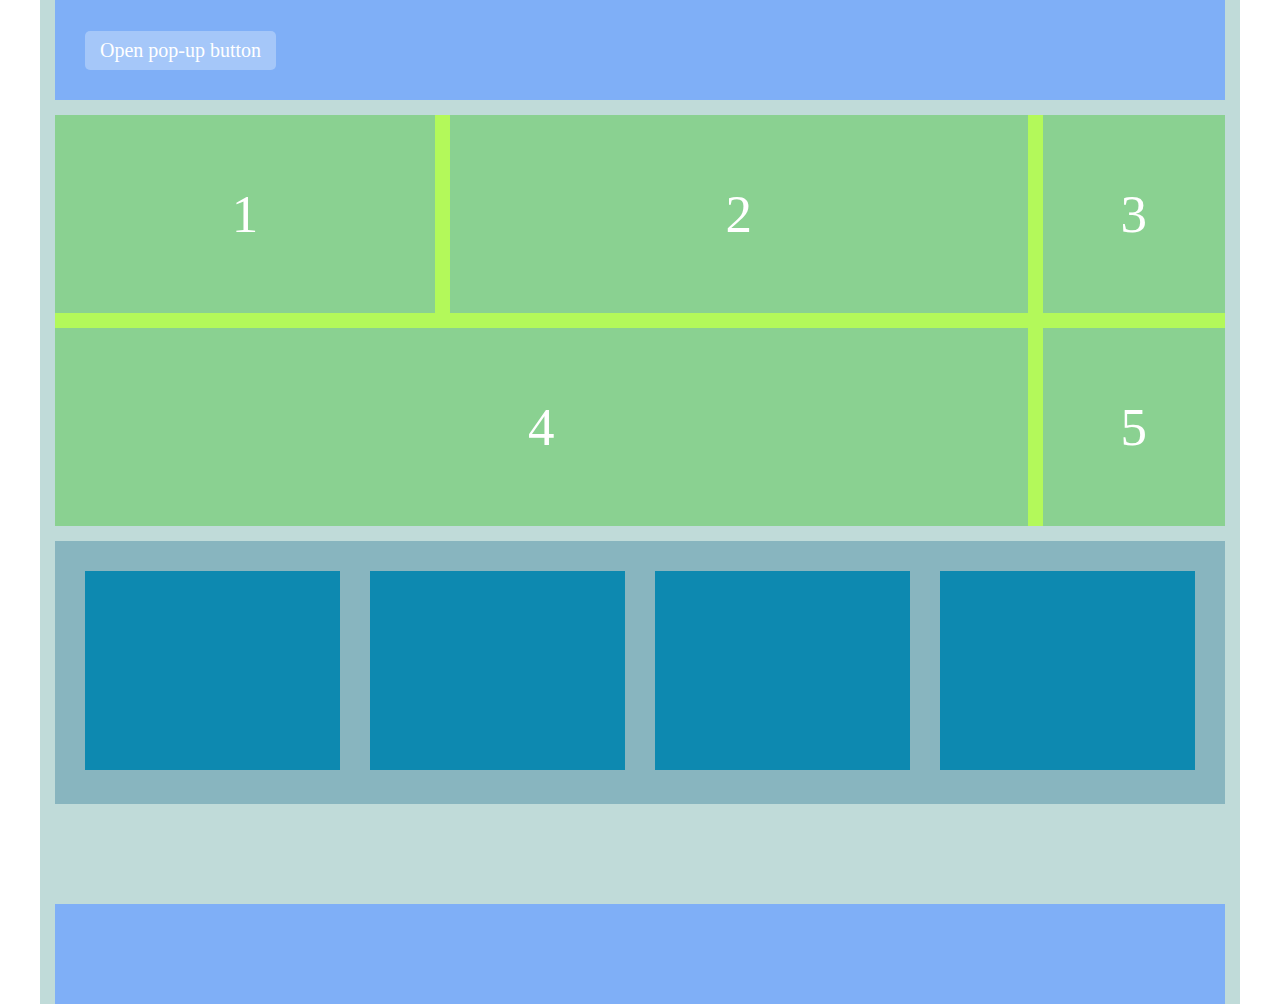
<file: test/index.html>
<!DOCTYPE html>
<html lang="en">
  <head>
    <meta charset="UTF-8" />
    <meta http-equiv="X-UA-Compatible" content="IE=edge" />
    <meta name="viewport" content="width=device-width, initial-scale=1.0" />
    <link rel="stylesheet" href="./css/style.css" />
    <title>test</title>
  </head>
  <body>
    <main class="main">
      <header class="header container">
        <a href="#win1" class="button header__button text text_small"
          >Open pop-up button</a
        >
        <a href="#x" class="overlay" id="win1"></a>
        <div class="popup text text_number text_black">
          Pop-up
          <a class="close text text_small" title="Закрыть" href="#close"></a>
        </div>
      </header>

      <div class="grid container">
        <div class="item1 grid__item text text_number"></div>
        <div class="item2 grid__item text text_number"></div>
        <div class="item3 grid__item text text_number"></div>
        <div class="item4 grid__item text text_number"></div>
        <div class="item5 grid__item text text_number"></div>
      </div>
      <div class="flex container">
        <div class="flex__block">
          <img class="flex__block_img" src="./img/Frame 8.png" alt="block" />
        </div>
        <div class="flex__block">
          <img class="flex__block_img" src="./img/Frame 8.png" alt="block" />
        </div>
        <div class="flex__block">
          <img class="flex__block_img" src="./img/Frame 8.png" alt="block" />
        </div>
        <div class="flex__block">
          <img class="flex__block_img" src="./img/Frame 8.png" alt="block" />
        </div>
      </div>
      <footer class="footer container"></footer>
    </main>
  </body>
</html>
</file>
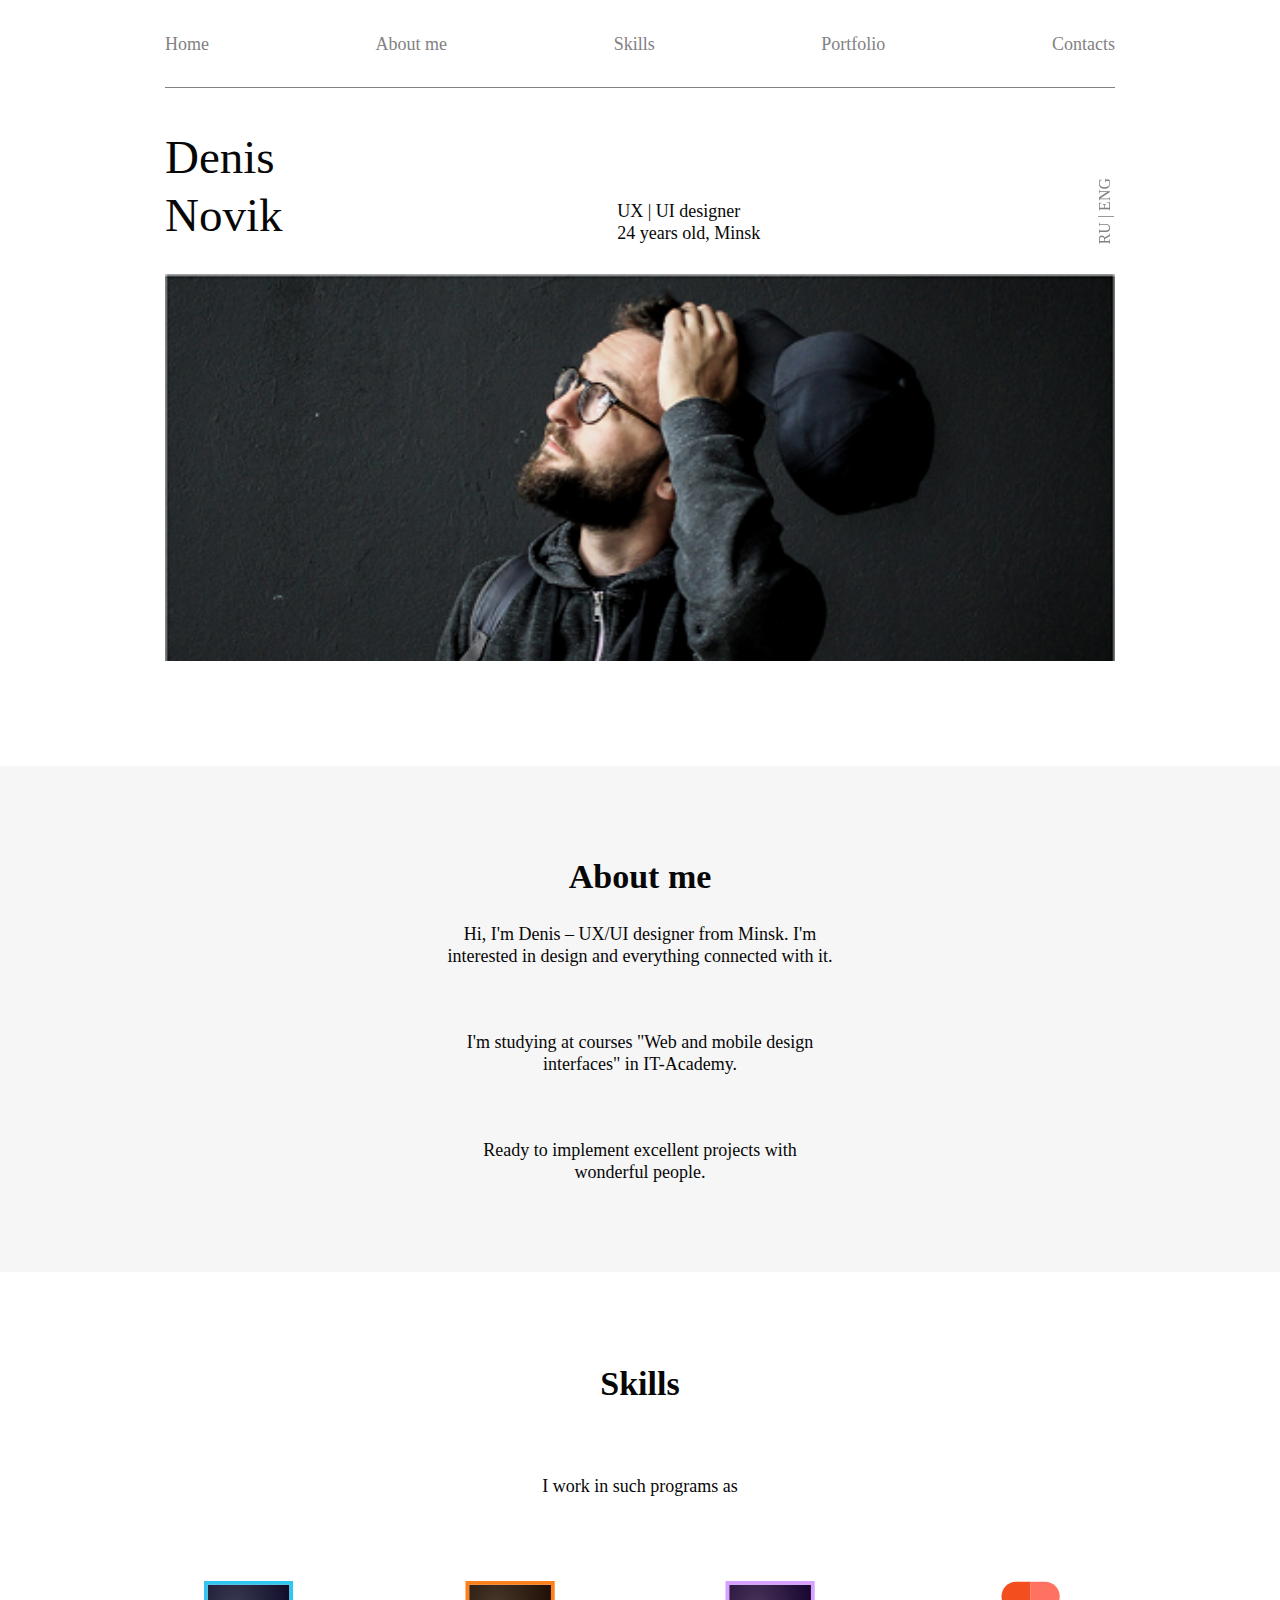
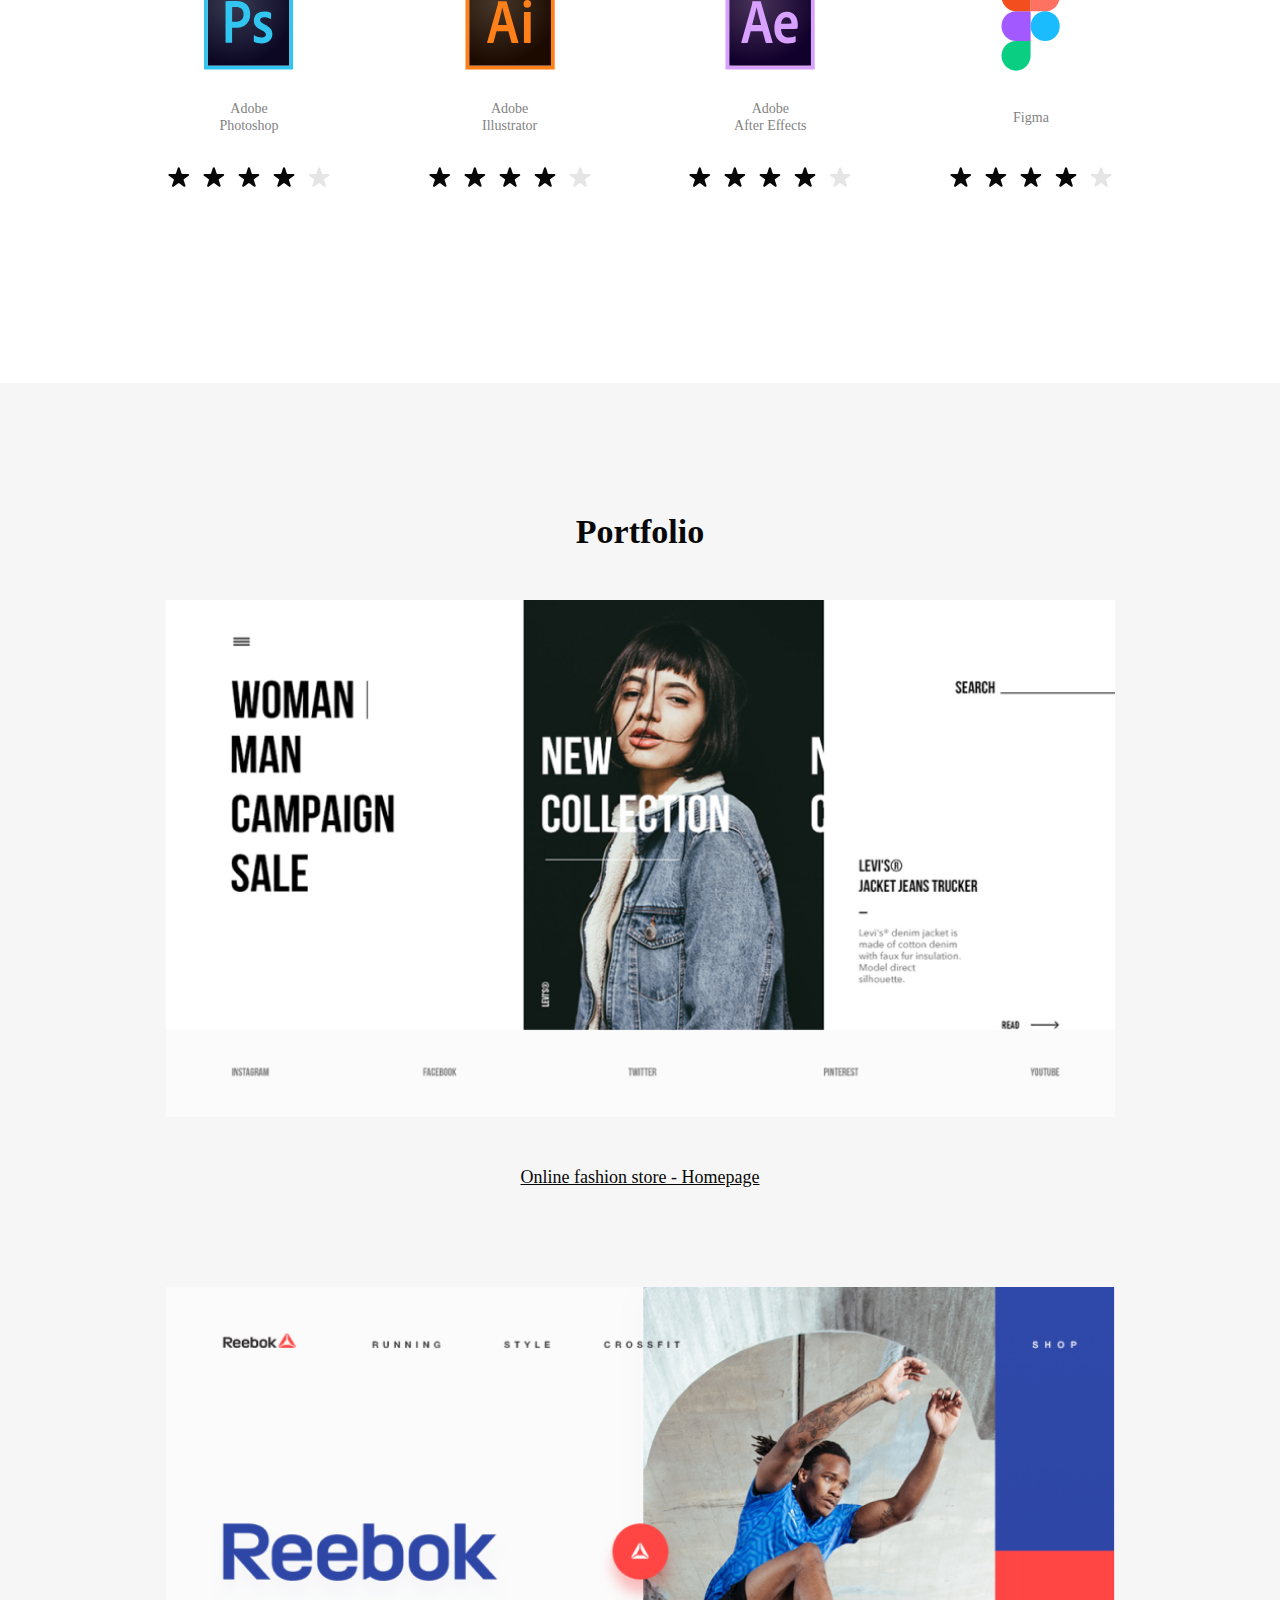
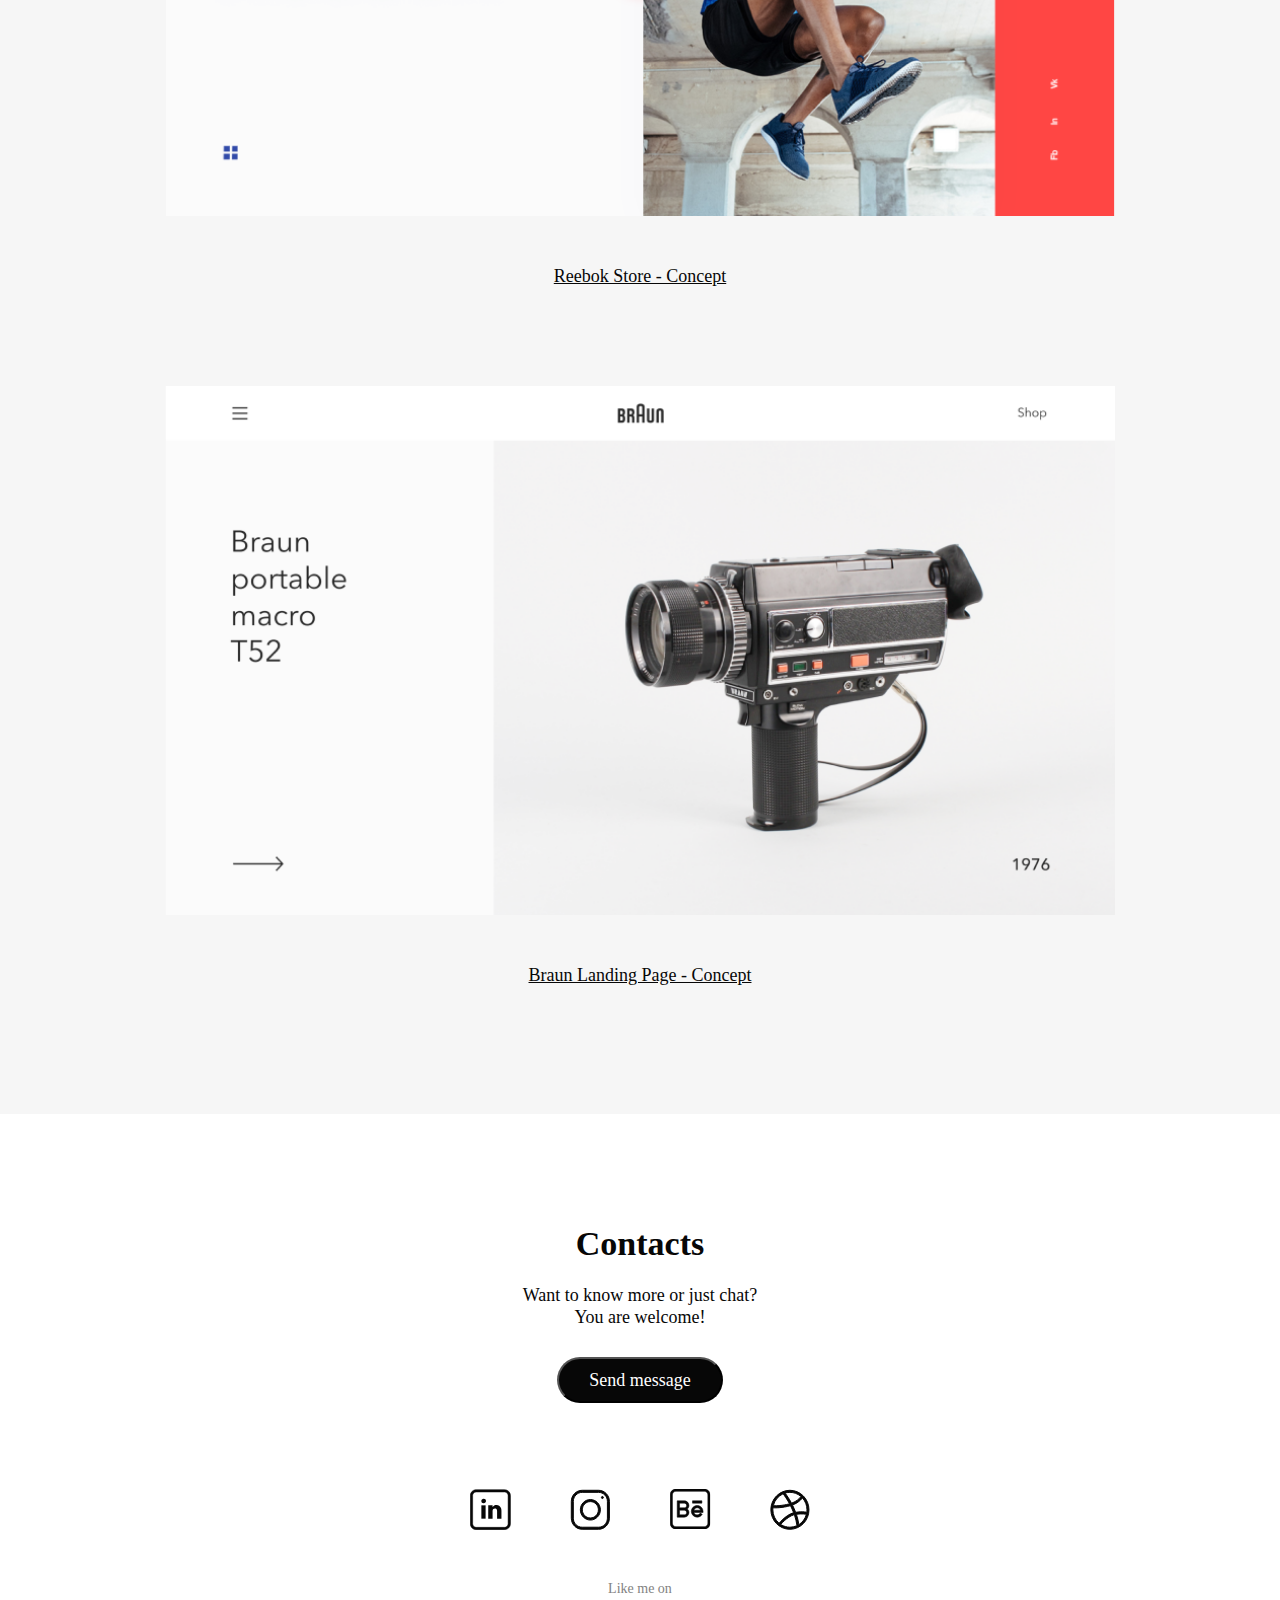
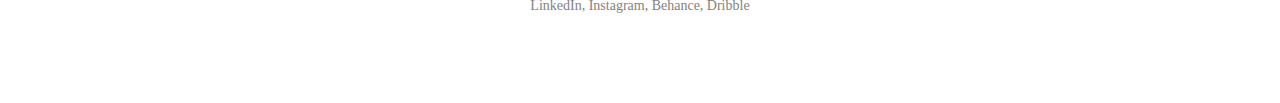
<file: easy/1/index.html>
<!DOCTYPE html>
<html lang="en">
<head>
    <meta charset="UTF-8">
    <meta http-equiv="X-UA-Compatible" content="IE=edge">
    <meta name="viewport" content="width=device-width, initial-scale=1.0">
    <link rel="stylesheet" href="./style/style.css">
    <title>Макет портфолио</title>
</head>
    <body>
        <header>
            <nav class="contaner">
                <div class="nav_menu">
                    <a class="nav_menu__linck" href="#">Home</a>
                    <a class="nav_menu__linck" href="#me">About me</a>
                    <a class="nav_menu__linck" href="#skills">Skills</a>
                    <a class="nav_menu__linck" href="#portfolio">Portfolio</a>
                    <a class="nav_menu__linck" href="#contacts">Contacts</a>                
                </div>
            </nav>
            <div class="contaner">
                <div class="description">
                    <div class="description__h1">Denis <br> Novik</div>
                    <div class="description__menu">
                        <img src="./img/little_menu.svg" alt="menu">
                        <div class="description__hidden">
                            <div class="description__hidden_nav">
                                <a class="description__hidden_nav__linck" href="#">Home</a>
                                <a class="description__hidden_nav__linck" href="#me">About me</a>
                                <a class="description__hidden_nav__linck" href="#skills">Skills</a>
                                <a class="description__hidden_nav__linck" href="#portfolio">Portfolio</a>
                                <a class="description__hidden_nav__linck" href="#contacts">Contacts</a>                
                            </div>
                            <div class="description__hidden_language">
                                <img src="./img/x.svg" alt="x">
                                <div class="description__span"><span class="description__span_txt">RU</span> | <span class="description__span_txt">ENG</span></div>
                            </div>
                        </div>
                    </div>
                        <p class="description__p">UX | UI designer <br> 24 years old, Minsk</p>
                    <div class="description__language">
                        <span class="description__language_span">RU</span> | <span class="description__language_span">ENG</span>
                    </div>
                </div>
                    <div class="img"></div>
            </div>
        </header>
        <div id="me" class="text_section">
            <div class="contaner">
                <h3>About me</h3>
                <div class="text_section__article">
                    <p>Hi, I'm Denis – UX/UI designer from Minsk. I'm interested in design and everything connected with it.</p>
                    <p>I'm studying at courses "Web and mobile design interfaces" in IT-Academy.</p>
                    <p>Ready to implement excellent projects with wonderful people.</p>
                </div>
            </div>
        </div>
        <div id="skills" class="programs_section">
            <div class="contaner">
                <h3>Skills</h3>
                <div class="programs_section__article">
                    <p>I work in such programs as</p>
                    <div class="programs_section__block">
                        <div class="programs_section__block_pro">
                            <img src="./img/PS.svg" alt="PS">
                            <p class="programs_section__article_p" >Adobe <br> Photoshop</p>
                            <img src="./img/star.svg" alt="star">
                        </div>
                        <div class="programs_section__block_pro">
                            <img src="./img/AI.svg" alt="AI">
                            <p class="programs_section__article_p" >Adobe <br> Illustrator</p>
                            <img src="./img/star.svg" alt="star">
                        </div>
                        <div class="programs_section__block_pro">
                            <img src="./img/AE.svg" alt="AE">
                            <p class="programs_section__article_p" >Adobe <br> After Effects</p>
                            <img src="./img/star.svg" alt="star">
                        </div>
                        <div class="programs_section__block_pro">
                            <img src="./img/Group.svg" alt="Figma">
                            <p class="programs_section__article_p" >Figma</p>
                            <img src="./img/star.svg" alt="star">
                        </div>
                    </div>
                </div>
            </div>
        </div>
        <section id="portfolio" class="portfolio_section">
            <div class="contaner">
                <h3>Portfolio</h3>
                <img class="portfolio_section__img" src="./img/portfolio.png" alt="portfolio">
                <p class="portfolio_section__p">Online fashion store - Homepage</p>
                <img class="portfolio_section__reebok" src="./img/reebok.png" alt="reebok">
                <p class="portfolio_section__p">Reebok Store - Concept</p>
                <img class="portfolio_section__reebok" src="./img/braun.png" alt="braun">
                <p class="portfolio_section__p">Braun Landing Page - Concept</p>
            </div>
        </section>
        <aside></aside>
        <footer id="contacts" class="footer contaner">
                <h3  class="footer__h3">Contacts</h3>
                <p>Want to know more or just chat? <br> You are welcome!</p>
                <button class="footer__button">Send message</button>
                <div class="footer__messengers">
                    <a href="#"><img src="./img/1.svg" alt="1"></a>
                    <a href="#"><img src="./img/2.svg" alt="2"></a>
                    <a href="#"><img src="./img/3.svg" alt="3"></a>
                    <a href="#"><img src="./img/4.svg" alt="4"></a>              
                </div>
                <p class="footer__p">Like me on <br> LinkedIn, Instagram, Behance, Dribble </p>
        </footer>
    </body>
</html>
</file>
<file: single - page/style/style.css>
* {
  padding: 0;
  margin: 0;
}

.contaner {
  max-width: 950px;
  padding: 0 30px;
  margin: 0 auto;
}

h3 {
  font-family: 'Gilroy-Bold';
  font-size: 34px;
  line-height: 42px;
  text-align: center;
  color: #070707;
}

p {
  font-family: 'Gilroy-Medium';
  font-size: 18px;
  line-height: 22px;
  text-align: center;
  color: #070707;
}

.nav_menu {
  border-bottom: 1px solid #828282;
  min-height: 87px;
  -webkit-box-align: center;
      -ms-flex-align: center;
          align-items: center;
  display: -webkit-box;
  display: -ms-flexbox;
  display: flex;
  -webkit-box-pack: justify;
      -ms-flex-pack: justify;
          justify-content: space-between;
}

.nav_menu .linck {
  text-decoration: none;
  font-family: 'Gilroy-Bold';
  font-size: 18px;
  line-height: 22px;
  text-align: center;
  color: #828282;
}

.nav_menu .linck:hover {
  color: #070707;
}

.description {
  margin-top: 40px;
  display: -webkit-box;
  display: -ms-flexbox;
  display: flex;
  -ms-flex-wrap: wrap;
      flex-wrap: wrap;
  -webkit-box-pack: justify;
      -ms-flex-pack: justify;
          justify-content: space-between;
  -webkit-box-align: end;
      -ms-flex-align: end;
          align-items: end;
}

.description_h1 {
  font-family: 'Gilroy-Bold';
  font-size: 47px;
  line-height: 58px;
  color: #070707;
}

.description_p {
  text-align: start;
}

.description_menu {
  display: none;
  width: 60px;
  -ms-flex-item-align: start;
      -ms-grid-row-align: start;
      align-self: start;
  margin-top: 15px;
}

.description_language {
  -webkit-writing-mode: vertical-rl;
      -ms-writing-mode: tb-rl;
          writing-mode: vertical-rl;
  -webkit-transform: rotate(180deg);
          transform: rotate(180deg);
  font-family: 'Gilroy-Bold';
  font-size: 16px;
  line-height: 20px;
  color: #828282;
}

.description_language_span:hover {
  color: #070707;
}

.img {
  margin-top: 30px;
  min-width: 100%;
  min-height: 387px;
  background-image: url(../img/d1.png);
  background-repeat: no-repeat;
  background-size: 100%;
}

.text_section {
  width: 100%;
  background: #F6F6F6;
  margin-top: 105px;
  padding: 7% 0;
}

.text_section .article {
  display: -webkit-box;
  display: -ms-flexbox;
  display: flex;
  -webkit-box-orient: vertical;
  -webkit-box-direction: normal;
      -ms-flex-direction: column;
          flex-direction: column;
  max-width: 385px;
  min-height: 260px;
  -webkit-box-pack: justify;
      -ms-flex-pack: justify;
          justify-content: space-between;
  margin: 0 auto;
  padding-top: 25px;
}

.programs_section {
  margin-top: 91px;
}

.programs_section_article {
  margin-top: 70px;
}

.programs_section_article_p {
  font-family: 'Gilroy-Bold';
  font-size: 14px;
  line-height: 17px;
  text-align: center;
  color: #828282;
}

.programs_section_block {
  display: -webkit-box;
  display: -ms-flexbox;
  display: flex;
  -webkit-box-pack: justify;
      -ms-flex-pack: justify;
          justify-content: space-between;
  margin-top: 84px;
}

.programs_section_block_pro {
  min-height: 210px;
  display: -webkit-box;
  display: -ms-flexbox;
  display: flex;
  -webkit-box-orient: vertical;
  -webkit-box-direction: normal;
      -ms-flex-direction: column;
          flex-direction: column;
  -webkit-box-pack: justify;
      -ms-flex-pack: justify;
          justify-content: space-between;
  -webkit-box-align: center;
      -ms-flex-align: center;
          align-items: center;
}

.portfolio_section {
  margin-top: 15%;
  padding: 10% 0;
  background: #F6F6F6;
}

.portfolio_section_img {
  margin: 47px 0 45px;
  width: 100%;
}

.portfolio_section_reebok {
  margin: 99px 0 45px;
  width: 100%;
}

.footer {
  margin: 7% auto;
  display: -webkit-box;
  display: -ms-flexbox;
  display: flex;
  -webkit-box-orient: vertical;
  -webkit-box-direction: normal;
      -ms-flex-direction: column;
          flex-direction: column;
  -webkit-box-align: center;
      -ms-flex-align: center;
          align-items: center;
}

.footer__h3 {
  margin: 2% 0;
}

.footer__button {
  margin: 29px 0 86px 0;
  border-radius: 25px;
  font-family: 'Gilroy-Bold';
  font-size: 18px;
  line-height: 22px;
  text-align: center;
  color: #FFFFFF;
  background: #070707;
  padding: 10px 30px;
}

.footer__messengers {
  width: 340px;
  margin-bottom: 46px;
  display: -webkit-box;
  display: -ms-flexbox;
  display: flex;
  -webkit-box-pack: justify;
      -ms-flex-pack: justify;
          justify-content: space-between;
}

.footer__p {
  font-family: 'Gilroy-Medium';
  font-size: 14px;
  line-height: 17px;
  text-align: center;
  color: #828282;
}

@media (max-width: 750px) {
  .programs_section_block {
    -webkit-box-orient: vertical;
    -webkit-box-direction: normal;
        -ms-flex-direction: column;
            flex-direction: column;
  }
  .programs_section_block_pro {
    margin-bottom: 81px;
  }
  .img {
    background-image: url(../img/denis.png);
  }
}

@media (max-width: 376px) {
  .footer__button, .footer__messengers {
    width: 100%;
  }
  .img {
    background-size: auto;
  }
  .nav_menu {
    display: none;
  }
  .description {
    margin-top: 65px;
  }
  .description_menu {
    display: block;
  }
  .description_menu:hover .hidden {
    display: -webkit-box;
    display: -ms-flexbox;
    display: flex;
  }
  .description .hidden {
    display: none;
    -webkit-box-pack: justify;
        -ms-flex-pack: justify;
            justify-content: space-between;
    height: 680px;
    position: absolute;
    top: 0;
    left: 29px;
    width: 85%;
    margin-top: 66px;
    background: #FFFFFF;
    z-index: 1;
  }
  .description .hidden_nav {
    display: -webkit-box;
    display: -ms-flexbox;
    display: flex;
    -webkit-box-orient: vertical;
    -webkit-box-direction: normal;
        -ms-flex-direction: column;
            flex-direction: column;
  }
  .description .hidden_nav_linck {
    margin-bottom: 68px;
    font-family: 'Gilroy-Bold';
    font-size: 34px;
    line-height: 42px;
    color: #828282;
    text-decoration: none;
  }
  .description .hidden_nav_linck:hover {
    color: #070707;
  }
  .description .hidden_language {
    display: -webkit-box;
    display: -ms-flexbox;
    display: flex;
    -webkit-box-pack: justify;
        -ms-flex-pack: justify;
            justify-content: space-between;
    -webkit-writing-mode: vertical-rl;
        -ms-writing-mode: tb-rl;
            writing-mode: vertical-rl;
    height: 98%;
  }
  .description .hidden_span {
    font-family: 'Gilroy-Bold';
    font-size: 34px;
    line-height: 42px;
    color: #828282;
  }
  .description .hidden_span_txt:hover {
    color: #070707;
  }
  .description_language {
    display: none;
  }
}
/*# sourceMappingURL=style.css.map */
</file>
<file: start_your_business/style/style.css>
@charset "UTF-8";
@import url("https://fonts.googleapis.com/css2?family=Poppins:wght@100;400&display=swap");
@import url("https://fonts.googleapis.com/css2?family=Poppins:wght@100;400&family=Prompt&display=swap");
.contaner {
  max-width: 1440px;
  margin: 0 auto;
  padding: 0 70px;
}

.button {
  width: 139px;
  height: 60px;
  font-family: "Prompt";
  font-weight: 400;
  font-size: 16px;
  line-height: 22px;
  color: #1A1930;
  border-radius: 5px;
  -webkit-transition-duration: 0.6s;
          transition-duration: 0.6s;
}

.button_white {
  background: #ffffff66;
  border: 2px solid #ffffff66;
  -webkit-box-shadow: 0px 4px 20px #c1c1c14d;
          box-shadow: 0px 4px 20px #c1c1c14d;
}

.button_white:hover {
  background: #6259EA;
  color: white;
  border: transparent;
}

.button_blue {
  background: #6259EA;
  color: white;
  border: transparent;
}

.button_blue:hover {
  background: #ffffff66;
  color: #1A1930;
  border: transparent;
}

.button_width {
  min-width: 217px;
}

.button:hover {
  -webkit-box-shadow: -5px 7px 10px 0px #c4ddea;
          box-shadow: -5px 7px 10px 0px #c4ddea;
}

.button_self {
  -ms-flex-item-align: end;
      -ms-grid-row-align: end;
      align-self: end;
}

.hr {
  height: 2px;
  background: #E7E5FF;
  border: transparent;
}

.hr__grow {
  -webkit-box-flex: 1;
      -ms-flex-positive: 1;
          flex-grow: 1;
}

.next {
  width: 45px;
  height: 45px;
  background: #FBFBFF;
  -webkit-box-shadow: 0px 4px 20px #c1c1c14d;
          box-shadow: 0px 4px 20px #c1c1c14d;
  border-radius: 5px;
}

.square {
  display: -webkit-box;
  display: -ms-flexbox;
  display: flex;
  -webkit-box-align: center;
      -ms-flex-align: center;
          align-items: center;
}

.square_block {
  width: 14px;
  height: 14px;
  background: #EA5959;
  margin-right: 10px;
}

.square_p {
  font-family: 'Prompt';
  font-weight: 400;
  font-size: 18px;
  line-height: 25px;
  color: #2D2B5C;
  color: #1A1930;
  text-transform: uppercase;
}

* {
  margin: 0;
  padding: 0;
}

.header {
  margin-top: 40px;
  position: relative;
}

.header__nav {
  display: -webkit-box;
  display: -ms-flexbox;
  display: flex;
  -webkit-box-pack: justify;
      -ms-flex-pack: justify;
          justify-content: space-between;
  -webkit-box-align: center;
      -ms-flex-align: center;
          align-items: center;
  position: relative;
}

.header__nav_linck {
  font-family: 'Prompt';
  font-weight: 400;
  font-size: 18px;
  line-height: 25px;
  color: #2D2B5C;
  text-decoration: none;
  margin: 0 12px;
}

.header__img {
  position: absolute;
  top: -40px;
  right: -70px;
  z-index: -1;
}

.header__section {
  margin-top: 120px;
}

.header__section_h2 {
  font-family: "Poppins";
  font-weight: 400;
  font-size: 80px;
  line-height: 88px;
  color: #1A1930;
}

.header__section_p {
  font-family: "Prompt";
  font-weight: 400;
  font-size: 30px;
  line-height: 42px;
  color: #2D2B5C;
  margin: 60px 0 52px 0;
}

.header__bottom {
  display: -webkit-box;
  display: -ms-flexbox;
  display: flex;
  margin: 74px 0 114px;
  -webkit-box-align: end;
      -ms-flex-align: end;
          align-items: end;
  -webkit-box-pack: justify;
      -ms-flex-pack: justify;
          justify-content: space-between;
}

.header__bottom_right {
  display: -webkit-box;
  display: -ms-flexbox;
  display: flex;
  height: 120px;
  -webkit-box-orient: vertical;
  -webkit-box-direction: normal;
      -ms-flex-direction: column;
          flex-direction: column;
  -webkit-box-pack: justify;
      -ms-flex-pack: justify;
          justify-content: space-between;
}

.header .line {
  height: 180px;
  background: #E7E5FF;
  position: absolute;
  width: 100%;
  z-index: -2;
}

.header .line__block {
  display: -webkit-box;
  display: -ms-flexbox;
  display: flex;
  -ms-flex-pack: distribute;
      justify-content: space-around;
  -webkit-box-align: center;
      -ms-flex-align: center;
          align-items: center;
  height: 100%;
}

.numbers {
  display: -webkit-box;
  display: -ms-flexbox;
  display: flex;
  -webkit-box-pack: justify;
      -ms-flex-pack: justify;
          justify-content: space-between;
  height: 738px;
  position: relative;
  max-width: 1440px;
  margin: 294px auto 0;
  padding-left: 70px;
}

.numbers__background {
  position: absolute;
  top: -110px;
  left: 0;
  width: 688px;
  height: 842px;
  background-image: url(../img/triangles.png);
  background-repeat: no-repeat;
  z-index: -1;
}

.numbers__left {
  margin-top: 100px;
}

.numbers__left_p {
  font-family: 'Prompt';
  font-weight: 400;
  font-size: 18px;
  line-height: 25px;
  color: #2D2B5C;
  text-transform: uppercase;
}

.numbers__left_h3 {
  font-family: 'Poppins';
  font-weight: 400;
  font-size: 70px;
  line-height: 77px;
  color: #1A1930;
  color: #2D2B5C;
}

.numbers__right {
  margin-top: 172px;
}

.numbers__right .clients {
  display: -webkit-box;
  display: -ms-flexbox;
  display: flex;
  -webkit-box-pack: justify;
      -ms-flex-pack: justify;
          justify-content: space-between;
  width: 820px;
  min-height: 170px;
  -webkit-box-align: center;
      -ms-flex-align: center;
          align-items: center;
  padding-right: 70px;
}

.numbers__right .clients__block {
  max-width: 383px;
}

.numbers__right .clients__block_h4 {
  font-family: "Prompt";
  font-weight: 400;
  font-size: 30px;
  line-height: 42px;
  color: #1A1930;
}

.numbers__right .clients__block_p {
  font-family: 'Prompt';
  font-weight: 400;
  font-size: 18px;
  line-height: 25px;
  color: #2D2B5C;
  margin-top: 20px;
}

.numbers__right .clients__num {
  font-family: "Prompt";
  font-weight: 400;
  font-size: 80px;
  line-height: 112px;
  color: #2D2B5C;
}

.features {
  min-height: 978px;
}

.features__top {
  display: -webkit-box;
  display: -ms-flexbox;
  display: flex;
  -webkit-box-pack: justify;
      -ms-flex-pack: justify;
          justify-content: space-between;
  margin: 89px 0 167px;
}

.features__top_h2 {
  max-width: 553px;
  font-family: 'Poppins';
  font-weight: 400;
  font-size: 70px;
  line-height: 77px;
  color: #1A1930;
  color: #2D2B5C;
}

.features__low {
  max-width: 1300px;
  display: -webkit-box;
  display: -ms-flexbox;
  display: flex;
  -webkit-box-pack: justify;
      -ms-flex-pack: justify;
          justify-content: space-between;
  background: #ffffff99;
  border: 1px solid #FBFBFF;
  -webkit-box-shadow: 0px 4px 20px #c1c1c14d;
          box-shadow: 0px 4px 20px #c1c1c14d;
  border-radius: 10px;
  padding: 44px 50px;
}

.features__low .element {
  position: relative;
  max-width: 320px;
}

.features__low .element_h4 {
  font-family: "Poppins";
  font-weight: 400;
  font-size: 34px;
  line-height: 38px;
  color: #1A1930;
}

.features__low .element_p {
  font-family: 'Prompt';
  font-weight: 400;
  font-size: 18px;
  line-height: 25px;
  color: #2D2B5C;
  margin: 23px 0 29px;
}

.features__low .element_item {
  display: -webkit-box;
  display: -ms-flexbox;
  display: flex;
  margin-bottom: 14px;
}

.features__low .element_item_p {
  font-family: 'Prompt';
  font-weight: 400;
  font-size: 18px;
  line-height: 25px;
  color: #2D2B5C;
  color: #1A1930;
  margin-left: 22px;
}

.features__low .element__simple {
  position: absolute;
  z-index: -1;
  top: -50px;
  left: -115px;
}

.features__low .element__customizable {
  position: absolute;
  z-index: -1;
  top: 180px;
  left: -50px;
}

.features__low .element__stylish {
  position: absolute;
  z-index: -1;
  top: -130px;
  left: -10px;
}

.video {
  margin-top: 43px;
}

.video_h3 {
  font-family: "Poppins";
  font-weight: 400;
  font-size: 44px;
  line-height: 50px;
  color: #2D2B5C;
  max-width: 473px;
  margin-bottom: 86px;
}

.video_play {
  width: 100%;
}

.technologies {
  margin-top: 193px;
}

.technologies__top {
  display: -webkit-box;
  display: -ms-flexbox;
  display: flex;
  -webkit-box-align: center;
      -ms-flex-align: center;
          align-items: center;
  padding-right: 0;
}

.technologies_h3 {
  font-family: "Poppins";
  font-weight: 400;
  font-size: 45px;
  line-height: 50px;
  color: #1A1930;
  max-width: 468px;
  margin-right: 82px;
}

.technologies__low {
  display: -webkit-box;
  display: -ms-flexbox;
  display: flex;
  margin-top: 50px;
  padding-left: 0;
}

.technologies__low_img {
  margin-right: 70px;
  width: 40%;
}

.technologies__low_h4 {
  margin-bottom: 53px;
  font-family: "Poppins";
  font-weight: 400;
  font-size: 35px;
  line-height: 38px;
  color: #2D2B5C;
}

.technologies__low_p {
  font-family: 'Prompt';
  font-weight: 400;
  font-size: 18px;
  line-height: 25px;
  color: #2D2B5C;
  margin-top: 19px;
  max-width: 704px;
}

.technologies__low_square {
  margin-top: 51px;
}

.reuse {
  margin-top: 43px;
}

.reuse__top {
  display: -webkit-box;
  display: -ms-flexbox;
  display: flex;
  -webkit-box-align: center;
      -ms-flex-align: center;
          align-items: center;
  padding-left: 0;
}

.reuse__top_h3 {
  font-family: "Poppins";
  font-weight: 400;
  font-size: 45px;
  line-height: 50px;
  color: #1A1930;
  padding-right: 70px;
  margin-left: 121px;
}

.reuse__low {
  display: -webkit-box;
  display: -ms-flexbox;
  display: flex;
  margin-top: 50px;
}

.reuse__img {
  margin-left: 8%;
}

.price {
  margin-top: 94px;
}

.price__pancake {
  position: absolute;
  top: -40px;
  left: 0;
  z-index: -2;
}

.price__expander {
  position: absolute;
  top: 340px;
  right: 0;
  z-index: -2;
}

.price__top {
  display: -webkit-box;
  display: -ms-flexbox;
  display: flex;
  -webkit-box-align: center;
      -ms-flex-align: center;
          align-items: center;
  position: relative;
  padding-right: 0;
}

.price__top_h2 {
  font-family: 'Poppins';
  font-weight: 400;
  font-size: 70px;
  line-height: 77px;
  color: #1A1930;
  margin-right: 165px;
}

.price__low {
  display: -webkit-box;
  display: -ms-flexbox;
  display: flex;
  -webkit-box-pack: justify;
      -ms-flex-pack: justify;
          justify-content: space-between;
  margin-top: 91px;
}

.price__low_block {
  background: #ffffff99;
  border: 2px solid #ffffff66;
  -webkit-box-shadow: 0px 4px 20px #c1c1c14d;
          box-shadow: 0px 4px 20px #c1c1c14d;
  border-radius: 10px;
  padding: 45px 52px 64px 52px;
  width: 41%;
}

.price__low_h4 {
  font-family: "Poppins";
  font-weight: 400;
  font-size: 44px;
  line-height: 50px;
  color: #2D2B5C;
  margin-bottom: 44px;
}

.price__low_linck {
  font-family: 'Prompt';
  font-weight: 400;
  font-size: 18px;
  line-height: 25px;
  color: #2D2B5C;
  color: #1A1930;
  list-style-image: url(../img/check.svg);
  margin: 9px 0 0 25px;
  padding-left: 24px;
}

.price__low_inactive {
  color: #ABAABB;
}

.price__low_number {
  display: -webkit-box;
  display: -ms-flexbox;
  display: flex;
  margin-top: 34px;
}

.price__low_h2 {
  font-family: "Prompt";
  font-weight: 400;
  font-size: 79px;
  line-height: 88px;
  color: #2D2B5C;
}

.price__low_span {
  font-family: 'Prompt';
  font-weight: 400;
  font-size: 18px;
  line-height: 25px;
  color: #2D2B5C;
  color: #ABAABB;
  -ms-flex-item-align: end;
      -ms-grid-row-align: end;
      align-self: end;
  margin-right: 178px;
}

.team {
  margin-top: 139px;
}

.team__top {
  display: -webkit-box;
  display: -ms-flexbox;
  display: flex;
  -webkit-box-pack: justify;
      -ms-flex-pack: justify;
          justify-content: space-between;
}

.team__top_h2 {
  font-family: 'Poppins';
  font-weight: 400;
  font-size: 70px;
  line-height: 77px;
  color: #1A1930;
  max-width: 512px;
  margin-right: 423px;
}

.team__low {
  margin-top: 101px;
  display: -webkit-box;
  display: -ms-flexbox;
  display: flex;
  -webkit-box-align: center;
      -ms-flex-align: center;
          align-items: center;
}

.team__low .people {
  display: -webkit-box;
  display: -ms-flexbox;
  display: flex;
  -ms-flex-wrap: wrap;
      flex-wrap: wrap;
  -webkit-box-pack: center;
      -ms-flex-pack: center;
          justify-content: center;
}

.team__low .people__card {
  display: -webkit-box;
  display: -ms-flexbox;
  display: flex;
  -webkit-box-orient: vertical;
  -webkit-box-direction: normal;
      -ms-flex-direction: column;
          flex-direction: column;
  max-width: 220px;
  margin: 0 33px 21px;
}

.team__low .people__card_name {
  font-family: "Prompt";
  font-weight: 400;
  font-size: 20px;
  line-height: 22px;
  color: #1A1930;
  text-align: center;
  margin: 16px 0 12px;
}

.team__low .people__card_profession {
  font-family: 'Prompt';
  font-weight: 400;
  font-size: 18px;
  line-height: 25px;
  color: #2D2B5C;
  text-align: center;
}

.questions {
  margin-top: 200px;
  padding-left: 70px;
  position: relative;
  max-width: 1440px;
  margin: 200px auto 0;
}

.questions__img {
  position: absolute;
  top: 0;
  right: 0;
}

.questions__h2 {
  font-family: 'Poppins';
  font-weight: 400;
  font-size: 70px;
  line-height: 77px;
  color: #1A1930;
  max-width: 606px;
  margin-bottom: 165px;
}

.questions__block {
  display: -webkit-box;
  display: -ms-flexbox;
  display: flex;
  -webkit-box-align: center;
      -ms-flex-align: center;
          align-items: center;
  margin: 30px 0 48px;
}

.questions__h3 {
  font-family: "Poppins";
  font-weight: 400;
  font-size: 44px;
  line-height: 50px;
  color: #2D2B5C;
  margin-left: 3%;
  max-width: 710px;
}

.talk {
  min-height: 974px;
  margin-top: 106px;
}

.talk__top {
  display: -webkit-box;
  display: -ms-flexbox;
  display: flex;
  -webkit-box-align: center;
      -ms-flex-align: center;
          align-items: center;
  max-width: 1440px;
  margin: 0 auto;
  padding: 89px 0 0 70px;
}

.talk_h2 {
  font-family: 'Poppins';
  font-weight: 400;
  font-size: 70px;
  line-height: 77px;
  color: #1A1930;
  max-width: 386px;
  margin-right: 164px;
}

.talk__low {
  margin-top: 71px;
  background: #ffffff66;
  border: 1px solid #ffffff66;
  -webkit-box-shadow: 0px 4px 20px #c1c1c14d;
          box-shadow: 0px 4px 20px #c1c1c14d;
  border-radius: 10px;
  display: -webkit-box;
  display: -ms-flexbox;
  display: flex;
  position: relative;
}

.talk__low_big {
  position: absolute;
  top: -410px;
  left: -100px;
  z-index: -1;
}

.talk__low_small {
  position: absolute;
  bottom: -50px;
  right: 270px;
  z-index: -1;
}

.talk__low .face {
  margin: 51px 50px 0 111px;
  max-width: 200px;
}

.talk__low .face__networks {
  display: -webkit-box;
  display: -ms-flexbox;
  display: flex;
  -webkit-box-pack: space-evenly;
      -ms-flex-pack: space-evenly;
          justify-content: space-evenly;
  margin-top: 32px;
}

.talk__low .name {
  display: -webkit-box;
  display: -ms-flexbox;
  display: flex;
  -webkit-box-pack: justify;
      -ms-flex-pack: justify;
          justify-content: space-between;
  margin-top: 120px;
}

.talk__low .name_h4 {
  font-family: "Prompt";
  font-weight: 400;
  font-size: 39px;
  line-height: 25px;
  color: #1A1930;
}

.talk__low .name_h4 span {
  font-family: 'Prompt';
  font-weight: 400;
  font-size: 18px;
  line-height: 25px;
  color: #2D2B5C;
  color: #ABAABB;
}

.talk__low .name__description {
  max-width: 830px;
  font-family: "Prompt";
  font-weight: 400;
  font-size: 30px;
  line-height: 42px;
  color: #2D2B5C;
  margin-top: 76px;
}

.talk__low .name__description_img {
  text-align: end;
  margin: 20px 0 80px;
}

.press {
  margin-top: 39px;
}

.press__top {
  display: -webkit-box;
  display: -ms-flexbox;
  display: flex;
  -webkit-box-pack: justify;
      -ms-flex-pack: justify;
          justify-content: space-between;
}

.press__top_h2 {
  font-family: 'Poppins';
  font-weight: 400;
  font-size: 70px;
  line-height: 77px;
  color: #1A1930;
}

.press__low {
  display: -webkit-box;
  display: -ms-flexbox;
  display: flex;
  -webkit-box-pack: justify;
      -ms-flex-pack: justify;
          justify-content: space-between;
  max-width: 1440px;
  margin: 71px auto 0;
  padding-left: 70px;
}

.press__low .item {
  display: -webkit-box;
  display: -ms-flexbox;
  display: flex;
  -webkit-box-orient: vertical;
  -webkit-box-direction: normal;
      -ms-flex-direction: column;
          flex-direction: column;
  max-width: 418px;
}

.press__low .item_img {
  max-height: 318px;
}

.press__low .item__button {
  margin: 30px 0 16px;
  font-family: "Prompt";
  font-weight: 400;
  font-size: 15px;
  line-height: 22px;
  color: #2D2B5C;
  border: transparent;
  -ms-flex-item-align: start;
      -ms-grid-row-align: start;
      align-self: start;
  padding: 3px 25px 4px;
}

.press__low .item_h4 {
  font-family: "Poppins";
  font-weight: 400;
  font-size: 35px;
  line-height: 42px;
  color: #1A1930;
  margin-bottom: 38px;
}

.press__low .item_h4_last {
  white-space: nowrap;
}

.press__low .border {
  border-left: 4px solid #E7E5FF;
}

.contact {
  margin-top: 229px;
}

.contact__pancake {
  position: absolute;
  top: -40px;
  left: 0;
  z-index: -2;
}

.contact__expander {
  position: absolute;
  top: 130px;
  right: 0;
  z-index: -2;
}

.contact__top {
  display: -webkit-box;
  display: -ms-flexbox;
  display: flex;
  -webkit-box-align: center;
      -ms-flex-align: center;
          align-items: center;
  position: relative;
  padding-right: 0;
}

.contact__top_h2 {
  font-family: 'Poppins';
  font-weight: 400;
  font-size: 70px;
  line-height: 77px;
  color: #1A1930;
  margin-right: 164px;
}

.contact__low {
  display: -webkit-box;
  display: -ms-flexbox;
  display: flex;
  -webkit-box-pack: justify;
      -ms-flex-pack: justify;
          justify-content: space-between;
  margin-top: 59px;
  padding: 0 70px;
}

.contact__low .right {
  display: -webkit-box;
  display: -ms-flexbox;
  display: flex;
  -webkit-box-orient: vertical;
  -webkit-box-direction: normal;
      -ms-flex-direction: column;
          flex-direction: column;
  -ms-flex-item-align: end;
      align-self: end;
}

.contact__low .right__ul {
  font-family: 'Prompt';
  font-weight: 400;
  font-size: 18px;
  line-height: 25px;
  color: #2D2B5C;
  max-width: 459px;
  list-style-type: none;
  position: relative;
}

.contact__low .right__ul_linck::before {
  content: "* ";
  position: absolute;
  top: 0;
  left: -15px;
}

.contact__low .right__ul_none {
  margin: 19px 0 51px;
  color: #ABAABB;
}

.contact__low .form {
  width: 47%;
}

.contact__low .form .label {
  font-family: 'Prompt';
  font-weight: 400;
  font-size: 18px;
  line-height: 25px;
  color: #2D2B5C;
}

.contact__low .form .input {
  width: 95%;
  min-height: 55px;
  margin: 11px 0 18px;
  background: #ffffff66;
  border: 2px solid #ffffff66;
  -webkit-box-shadow: 0px 4px 20px #c1c1c14d;
          box-shadow: 0px 4px 20px #c1c1c14d;
  border-radius: 8px;
  outline: 0;
  padding-left: 32px;
}

.contact__low .form .input__textarea {
  max-height: 100px;
}

.contact__low .form__button {
  margin: 50px 0;
  width: 100%;
}

.media {
  margin-top: 89px;
}

.media__top {
  display: -webkit-box;
  display: -ms-flexbox;
  display: flex;
  -webkit-box-pack: justify;
      -ms-flex-pack: justify;
          justify-content: space-between;
}

.media__top_h2 {
  font-family: 'Poppins';
  font-weight: 400;
  font-size: 70px;
  line-height: 77px;
  color: #1A1930;
}

.media__block {
  display: -webkit-box;
  display: -ms-flexbox;
  display: flex;
  -webkit-box-pack: justify;
      -ms-flex-pack: justify;
          justify-content: space-between;
  margin-top: 81px;
  -webkit-box-align: center;
      -ms-flex-align: center;
          align-items: center;
}

.media__block_items {
  display: -webkit-box;
  display: -ms-flexbox;
  display: flex;
  -webkit-box-pack: center;
      -ms-flex-pack: center;
          justify-content: center;
}

.media__block_img {
  max-width: 200px;
  max-height: 200px;
}

.footer {
  margin-top: 104px;
  background: #1A1930;
}

.footer_blocks {
  display: -webkit-box;
  display: -ms-flexbox;
  display: flex;
  padding-right: 0;
}

.footer__right {
  padding-top: 85px;
  margin-right: 207px;
}

.footer .text_title {
  font-family: 'Prompt';
  font-weight: 400;
  font-size: 18px;
  line-height: 25px;
  color: #2D2B5C;
  color: #FFFFFF;
  margin-top: 38px;
}

.footer .text_email {
  font-family: "Prompt";
  font-weight: 400;
  font-size: 20px;
  line-height: 22px;
  color: #FFFFFF;
  margin-top: 7px;
}

.footer .text_made {
  font-family: "Prompt";
  font-weight: 400;
  font-size: 14px;
  line-height: 20px;
  color: #FFFFFF;
  margin-top: 13px;
}

.footer .text_made::after {
  content: " ";
  width: 20px;
  height: 20px;
  background: url(../img/🇺🇦.png) bottom no-repeat;
  display: inline-block;
}

.footer .text_low {
  font-family: "Prompt";
  font-weight: 400;
  font-size: 14px;
  line-height: 20px;
  color: #FFFFFF;
  margin: 88px 0 67px;
}

.footer__span {
  color: #6259EA;
}

.footer__left {
  margin: 100px 0 58px;
  -webkit-box-flex: 1;
      -ms-flex-positive: 1;
          flex-grow: 1;
  padding: 0;
  position: relative;
}

.footer__left_item {
  display: -webkit-box;
  display: -ms-flexbox;
  display: flex;
  margin: 60px 0;
}

.footer__left_img {
  position: absolute;
  top: -110px;
  right: 0;
}

.footer__menu {
  width: 25%;
}

.footer__menu_a {
  text-decoration: none;
  display: block;
  font-family: 'Prompt';
  font-weight: 400;
  font-size: 18px;
  line-height: 25px;
  color: #2D2B5C;
  color: #FFFFFF;
  margin-top: 9px;
}

.scrollup {
  width: 40px;
  height: 40px;
  opacity: 0.3;
  position: fixed;
  bottom: 50px;
  right: 100px;
  display: none;
  text-indent: -9999px;
  background: url("../img/icon_top.png") no-repeat;
}
/*# sourceMappingURL=style.css.map */
</file>
<file: test/css/style.css>
* {
  margin: 0;
  padding: 0;
}

.container {
  max-width: 1170px;
  margin: 0 auto;
}

.main {
  max-width: 1200px;
  margin: 0 auto;
  background: #C0DBD9;
}

.header {
  min-height: 100px;
  background: #7FAFF7;
  display: -webkit-box;
  display: -ms-flexbox;
  display: flex;
  -webkit-box-align: center;
      -ms-flex-align: center;
          align-items: center;
  position: relative;
}

.header__button {
  margin-left: 30px;
  text-decoration: none;
}

.header .overlay {
  z-index: 10;
  position: fixed;
  cursor: default;
}

.header .overlay:target {
  display: block;
}

.header .overlay:target + .popup {
  -webkit-transform: translate(0, 50%);
          transform: translate(0, 50%);
  top: -20%;
}

.header .popup {
  top: -100%;
  right: 0;
  left: 25%;
  z-index: 20;
  min-height: 400px;
  max-width: 400px;
  position: fixed;
  background: #fefefe;
  display: -webkit-box;
  display: -ms-flexbox;
  display: flex;
  -webkit-box-pack: center;
      -ms-flex-pack: center;
          justify-content: center;
  -webkit-box-align: center;
      -ms-flex-align: center;
          align-items: center;
  -webkit-transform: translate(-50% -500%);
          transform: translate(-50% -500%);
  -webkit-transition: -webkit-transform 0.6s ease-out;
  transition: -webkit-transform 0.6s ease-out;
  transition: transform 0.6s ease-out;
  transition: transform 0.6s ease-out, -webkit-transform 0.6s ease-out;
}

.header .close {
  top: 15px;
  right: 15px;
  position: absolute;
  padding: 8px 15px;
  border: transparent;
  border-radius: 5px;
  background: #7FAFF6;
  text-decoration: none;
  -webkit-transition: all ease .8s;
  transition: all ease .8s;
}

.header .close::before {
  color: #ffffffe6;
  content: "X";
}

.header .close:hover {
  background-color: #fc1400cc;
  -webkit-transform: rotate(360deg);
          transform: rotate(360deg);
}

.button {
  background: #A5C7F9;
  border-radius: 5px;
  padding: 8px 15px;
  border: transparent;
}

.button_color {
  background: #7FAFF6;
}

.text {
  font-family: 'Roboto';
  font-weight: 400;
  color: #FFFFFF;
}

.text_small {
  font-size: 20px;
  line-height: 23px;
}

.text_number {
  font-size: 53px;
  line-height: 62px;
}

.text_black {
  color: #000000;
}

.grid {
  display: -ms-grid;
  display: grid;
  -ms-grid-columns: (1fr)[6];
      grid-template-columns: repeat(6, 1fr);
  -ms-grid-rows: (1fr)[2];
      grid-template-rows: repeat(2, 1fr);
  background: #B3F95A;
  gap: 15px;
  margin-top: 15px;
  min-height: 411px;
}

.grid__item {
  background: #8AD191;
  display: -webkit-box;
  display: -ms-flexbox;
  display: flex;
  -webkit-box-align: center;
      -ms-flex-align: center;
          align-items: center;
  -webkit-box-pack: center;
      -ms-flex-pack: center;
          justify-content: center;
}

.grid .item1 {
  -ms-grid-column: 1;
  -ms-grid-column-span: 2;
  grid-column: 1/3;
}

.grid .item1::before {
  content: " 1 ";
  line-height: 1fr;
}

.grid .item2 {
  -ms-grid-column: 3;
  -ms-grid-column-span: 3;
  grid-column: 3/6;
}

.grid .item2::before {
  content: " 2 ";
}

.grid .item3::before {
  content: " 3 ";
}

.grid .item4 {
  -ms-grid-column: 1;
  -ms-grid-column-span: 5;
  grid-column: 1/6;
}

.grid .item4::before {
  content: " 4 ";
}

.grid .item5::before {
  content: " 5 ";
}

.flex {
  display: -webkit-box;
  display: -ms-flexbox;
  display: flex;
  min-height: 259px;
  background: #88B5BF;
  margin: 15px auto 100px;
  padding: 15px;
  -webkit-box-sizing: border-box;
          box-sizing: border-box;
}

.flex__block {
  width: 25%;
  margin: 15px;
}

.flex__block_img {
  max-width: 100%;
  height: auto;
}

.footer {
  background: #7FAFF7;
  min-height: 100px;
}
/*# sourceMappingURL=style.css.map */
</file>
<file: easy/1/style/style.css>
* {
  padding: 0;
  margin: 0;
}

.contaner {
  max-width: 950px;
  padding: 0 30px;
  margin: 0 auto;
}

h3 {
  font-family: 'Gilroy-Bold';
  font-size: 34px;
  line-height: 42px;
  text-align: center;
  color: #070707;
}

p {
  font-family: 'Gilroy-Medium';
  font-size: 18px;
  line-height: 22px;
  text-align: center;
  color: #070707;
}

.nav_menu {
  border-bottom: 1px solid #828282;
  min-height: 87px;
  -webkit-box-align: center;
      -ms-flex-align: center;
          align-items: center;
  display: -webkit-box;
  display: -ms-flexbox;
  display: flex;
  -webkit-box-pack: justify;
      -ms-flex-pack: justify;
          justify-content: space-between;
}

.nav_menu__linck {
  text-decoration: none;
  font-family: 'Gilroy-Bold';
  font-size: 18px;
  line-height: 22px;
  text-align: center;
  color: #828282;
}

.nav_menu__linck:hover {
  color: #070707;
}

.little_block {
  display: none;
}

.description {
  margin-top: 40px;
  display: -webkit-box;
  display: -ms-flexbox;
  display: flex;
  -ms-flex-wrap: wrap;
      flex-wrap: wrap;
  -webkit-box-pack: justify;
      -ms-flex-pack: justify;
          justify-content: space-between;
  -webkit-box-align: end;
      -ms-flex-align: end;
          align-items: end;
}

.description__h1 {
  font-family: 'Gilroy-Bold';
  font-size: 47px;
  line-height: 58px;
  color: #070707;
}

.description__p {
  text-align: start;
}

.description__menu {
  display: none;
  width: 60px;
  -ms-flex-item-align: start;
      -ms-grid-row-align: start;
      align-self: start;
  margin-top: 15px;
}

.description__language {
  -webkit-writing-mode: vertical-rl;
      -ms-writing-mode: tb-rl;
          writing-mode: vertical-rl;
  -webkit-transform: rotate(180deg);
          transform: rotate(180deg);
  font-family: 'Gilroy-Bold';
  font-size: 16px;
  line-height: 20px;
  color: #828282;
}

.description__language_span:hover {
  color: #070707;
}

.img {
  margin-top: 30px;
  min-width: 100%;
  min-height: 387px;
  background-image: url(../img/d1.png);
  background-repeat: no-repeat;
  background-size: 100%;
}

.text_section {
  background: #F6F6F6;
  margin-top: 105px;
  padding: 7% 0;
}

.text_section__article {
  display: -webkit-box;
  display: -ms-flexbox;
  display: flex;
  -webkit-box-orient: vertical;
  -webkit-box-direction: normal;
      -ms-flex-direction: column;
          flex-direction: column;
  max-width: 385px;
  min-height: 260px;
  -webkit-box-pack: justify;
      -ms-flex-pack: justify;
          justify-content: space-between;
  margin: 0 auto;
  padding-top: 25px;
}

.programs_section {
  margin-top: 91px;
}

.programs_section__article {
  margin-top: 70px;
}

.programs_section__article_p {
  font-family: 'Gilroy-Bold';
  font-size: 14px;
  line-height: 17px;
  text-align: center;
  color: #828282;
}

.programs_section__block {
  display: -webkit-box;
  display: -ms-flexbox;
  display: flex;
  -webkit-box-pack: justify;
      -ms-flex-pack: justify;
          justify-content: space-between;
  margin-top: 84px;
}

.programs_section__block_pro {
  min-height: 210px;
  display: -webkit-box;
  display: -ms-flexbox;
  display: flex;
  -webkit-box-orient: vertical;
  -webkit-box-direction: normal;
      -ms-flex-direction: column;
          flex-direction: column;
  -webkit-box-pack: justify;
      -ms-flex-pack: justify;
          justify-content: space-between;
  -webkit-box-align: center;
      -ms-flex-align: center;
          align-items: center;
}

.portfolio_section {
  margin-top: 15%;
  padding: 10% 0;
  background: #F6F6F6;
}

.portfolio_section__img {
  margin: 47px 0 45px;
  width: 100%;
}

.portfolio_section__reebok {
  margin: 99px 0 45px;
  width: 100%;
}

.portfolio_section__p {
  -webkit-text-decoration-line: underline;
          text-decoration-line: underline;
}

.footer {
  margin: 7% auto;
  display: -webkit-box;
  display: -ms-flexbox;
  display: flex;
  -webkit-box-orient: vertical;
  -webkit-box-direction: normal;
      -ms-flex-direction: column;
          flex-direction: column;
  -webkit-box-align: center;
      -ms-flex-align: center;
          align-items: center;
}

.footer__h3 {
  margin: 2% 0;
}

.footer__button {
  margin: 29px 0 86px 0;
  border-radius: 25px;
  font-family: 'Gilroy-Bold';
  font-size: 18px;
  line-height: 22px;
  text-align: center;
  color: #FFFFFF;
  background: #070707;
  padding: 10px 30px;
}

.footer__messengers {
  width: 340px;
  margin-bottom: 46px;
  display: -webkit-box;
  display: -ms-flexbox;
  display: flex;
  -webkit-box-pack: justify;
      -ms-flex-pack: justify;
          justify-content: space-between;
}

.footer__p {
  font-family: 'Gilroy-Medium';
  font-size: 14px;
  line-height: 17px;
  text-align: center;
  color: #828282;
}

@media (max-width: 750px) {
  .programs_section__block {
    -webkit-box-orient: vertical;
    -webkit-box-direction: normal;
        -ms-flex-direction: column;
            flex-direction: column;
  }
  .programs_section__block_pro {
    margin-bottom: 81px;
  }
  .img {
    background-image: url(../img/denis.png);
  }
}

@media (max-width: 376px) {
  .footer__button, .footer__messengers {
    width: 100%;
  }
  .img {
    background-size: auto;
  }
  .nav_menu {
    display: none;
  }
  .description {
    margin-top: 65px;
  }
  .description__menu {
    display: block;
  }
  .description__menu:hover .description__hidden {
    display: -webkit-box;
    display: -ms-flexbox;
    display: flex;
  }
  .description__hidden {
    display: none;
    -webkit-box-pack: justify;
        -ms-flex-pack: justify;
            justify-content: space-between;
    min-height: 750px;
    position: absolute;
    top: 0;
    left: 29px;
    width: 85%;
    margin-top: 66px;
    background: #FFFFFF;
    z-index: 1;
  }
  .description__hidden_nav {
    display: -webkit-box;
    display: -ms-flexbox;
    display: flex;
    -webkit-box-orient: vertical;
    -webkit-box-direction: normal;
        -ms-flex-direction: column;
            flex-direction: column;
  }
  .description__hidden_nav__linck {
    margin-bottom: 68px;
    font-family: 'Gilroy-Bold';
    font-size: 34px;
    line-height: 42px;
    color: #828282;
    text-decoration: none;
  }
  .description__hidden_nav__linck:hover {
    color: #070707;
  }
  .description__hidden_language {
    display: -webkit-box;
    display: -ms-flexbox;
    display: flex;
    -webkit-box-pack: justify;
        -ms-flex-pack: justify;
            justify-content: space-between;
    -webkit-writing-mode: vertical-rl;
        -ms-writing-mode: tb-rl;
            writing-mode: vertical-rl;
    height: 80%;
  }
  .description__span {
    font-family: 'Gilroy-Bold';
    font-size: 34px;
    line-height: 42px;
    color: #828282;
  }
  .description__span_txt:hover {
    color: #070707;
  }
  .description__language {
    display: none;
  }
}
/*# sourceMappingURL=style.css.map */
</file>
